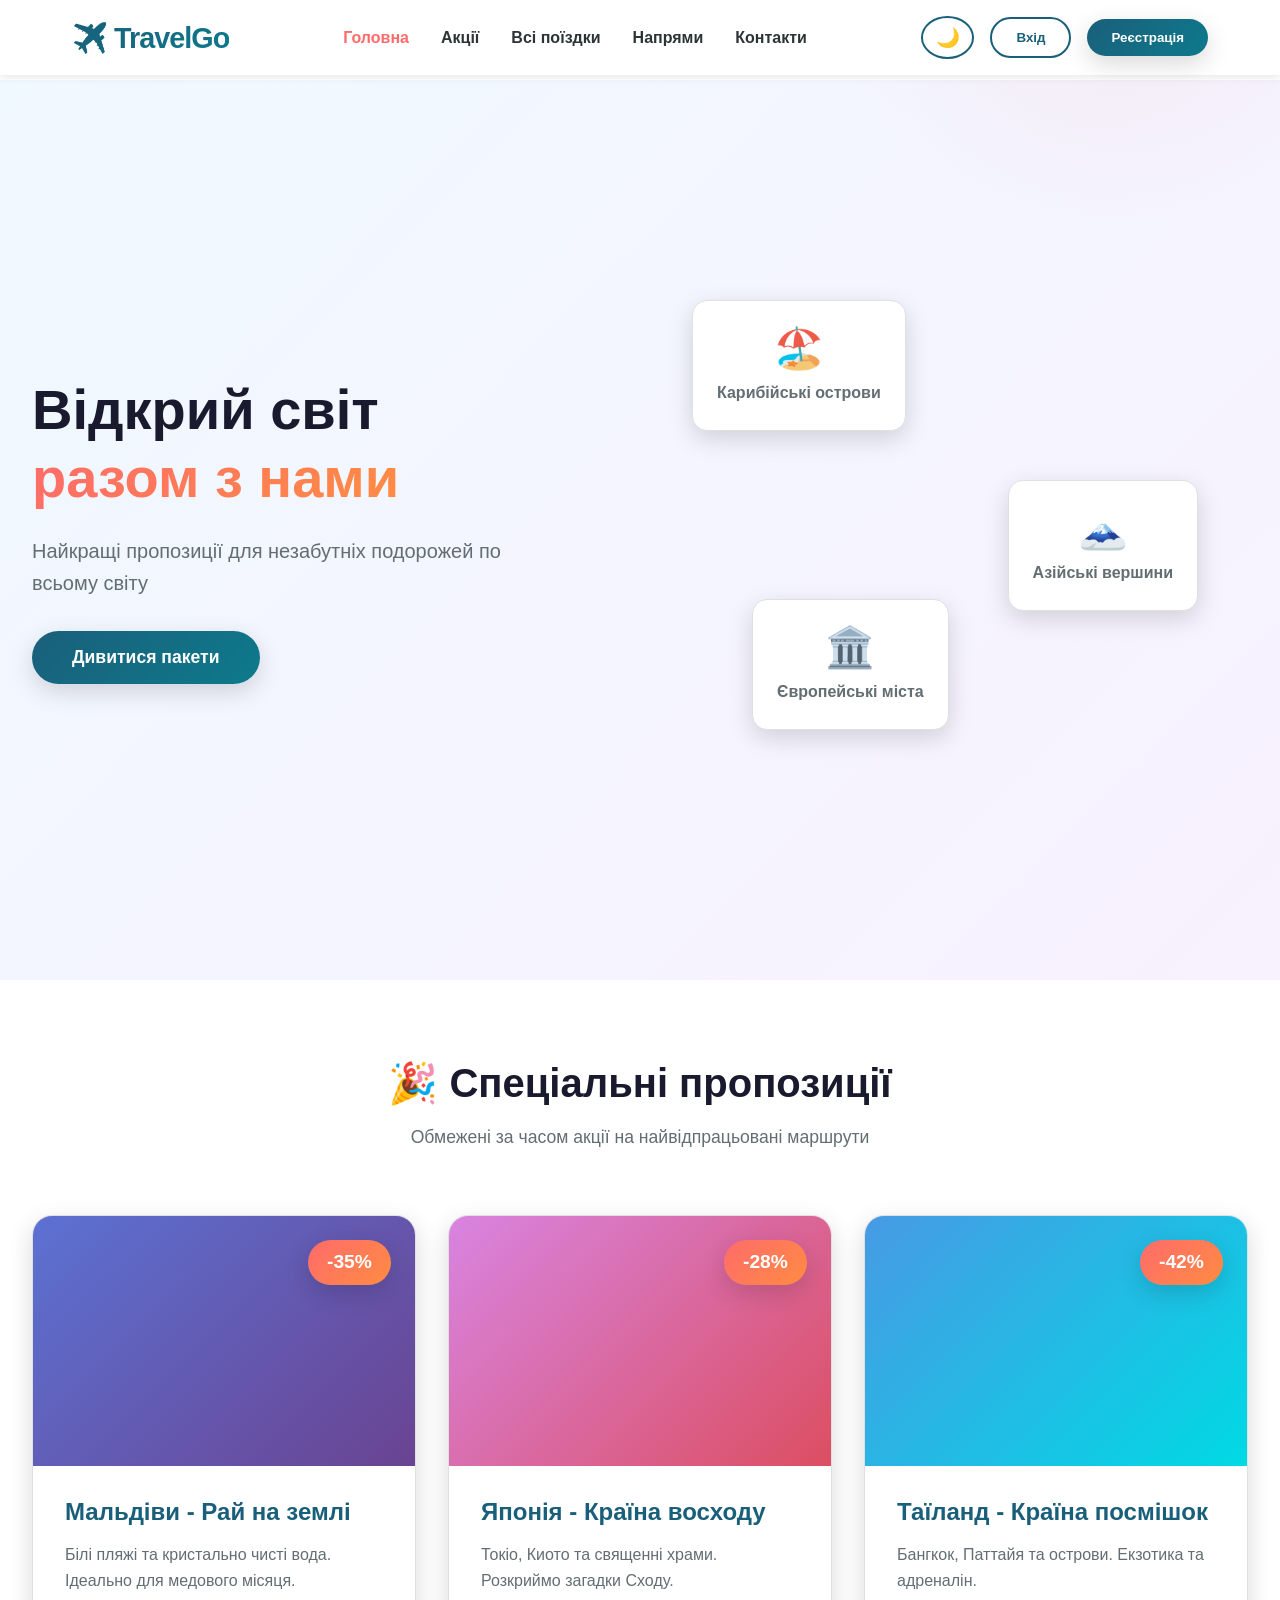
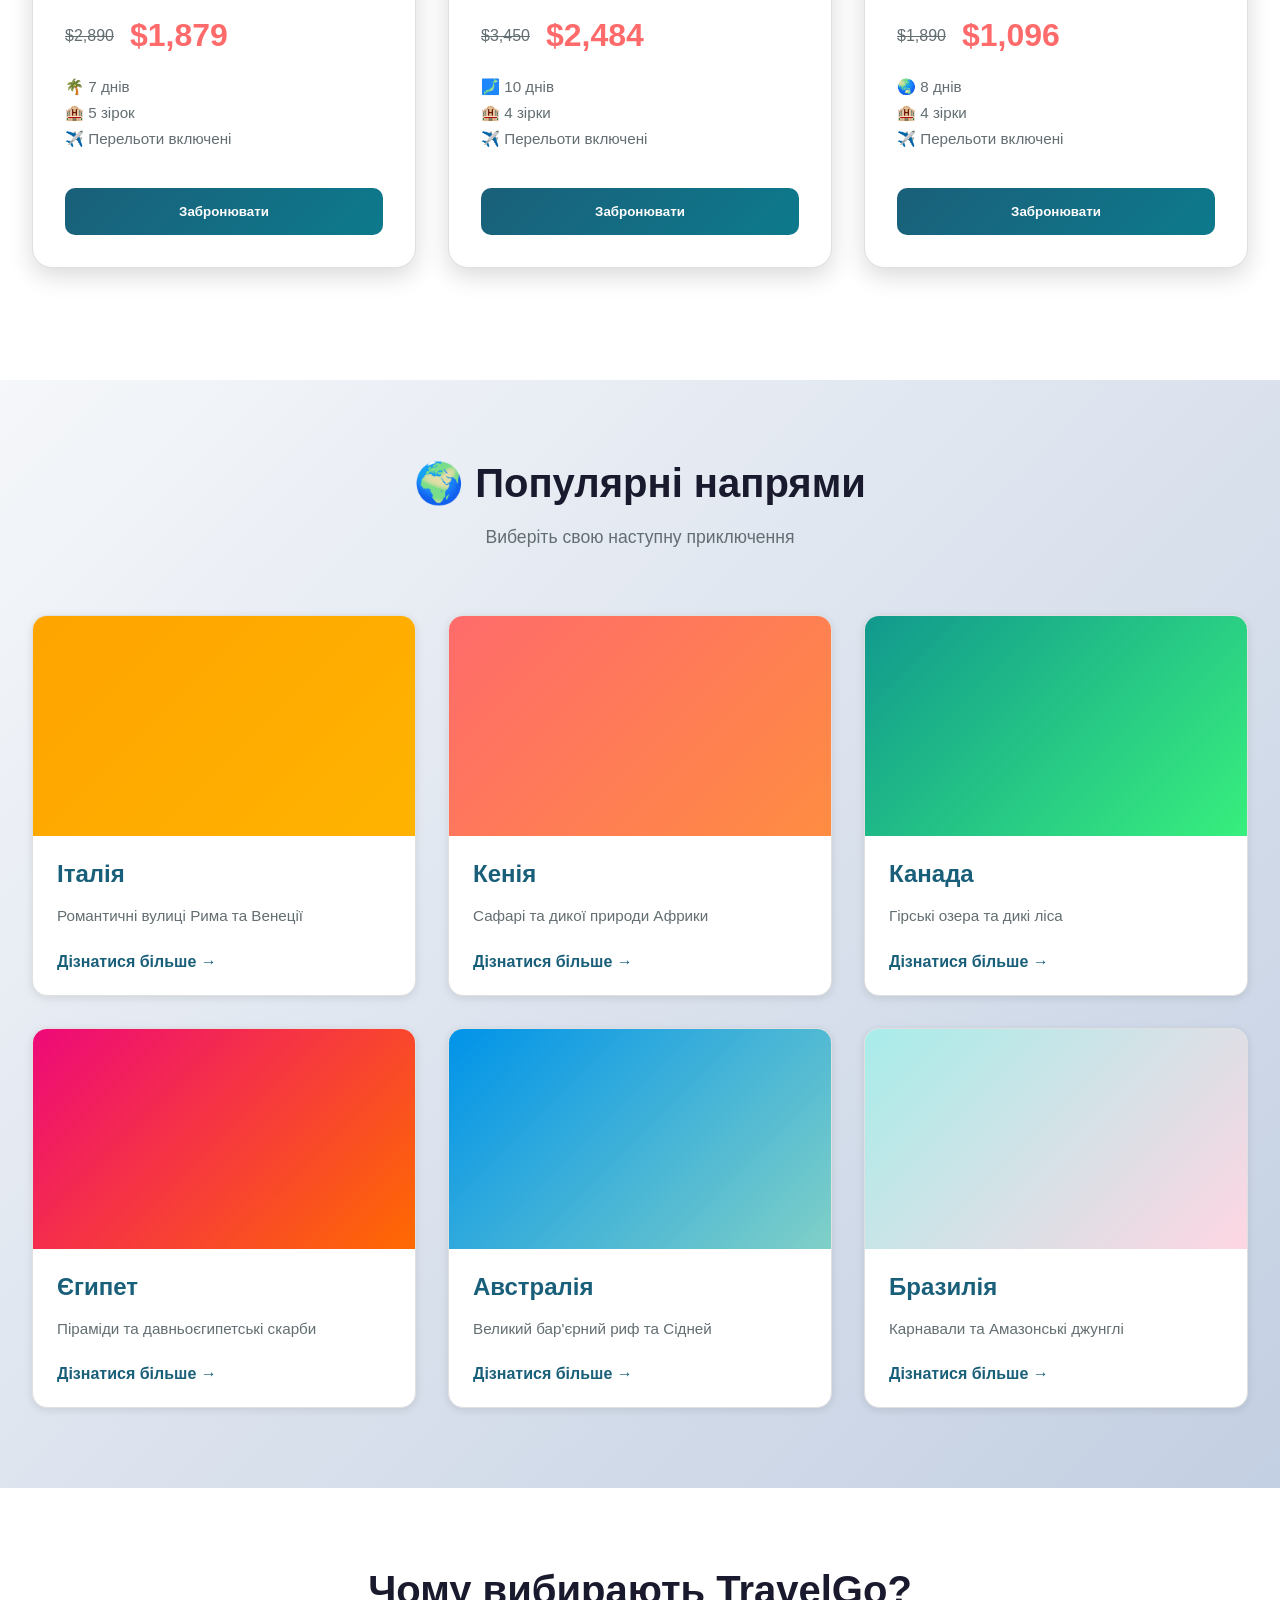
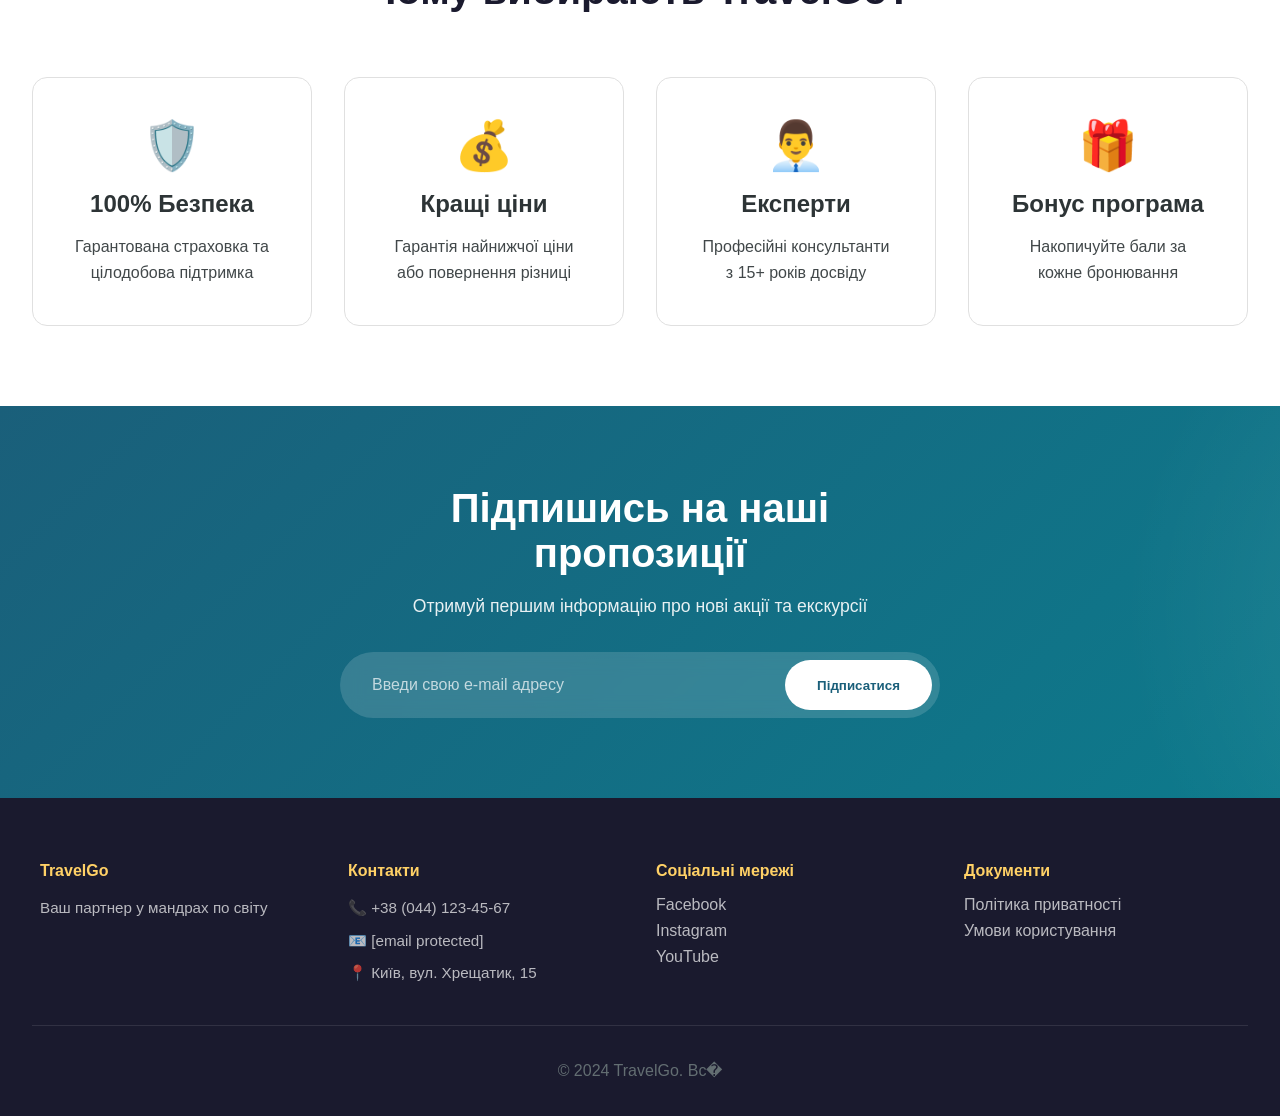
<file: index.html>
<!DOCTYPE html>
<html lang="uk">
<head>
    <meta charset="UTF-8">
    <meta name="viewport" content="width=device-width, initial-scale=1.0">
    <title>TravelGo - Агенція подорожей</title>
    <link rel="stylesheet" href="css/style.css">
    <script src="js/script.js" defer></script>
    <script src="js/booking-helpers.js" defer></script>
</head>
<body>
    <!-- Navigation -->
    <nav class="navbar">
        <div class="nav-container">
            <div class="logo">✈️ TravelGo</div>
            <ul class="nav-menu">
                <li><a href="#home">Головна</a></li>
                <li><a href="#promotions">Акції</a></li>
                <li><a href="trips.html">Всі поїздки</a></li>
                <li><a href="#destinations">Напрями</a></li>
                <li><a href="#contact">Контакти</a></li>
            </ul>
            <div class="nav-actions">
                <button class="theme-toggle" id="themeToggle" title="Змінити тему">
                    <span class="theme-icon">🌙</span>
                </button>
                <button class="accounts-btn hidden" id="accountsBtn" title="Мої облікові записи">🏪</button>
                <button class="login-btn" id="loginBtn">Вхід</button>
                <button class="signup-btn" id="signupBtn">Реєстрація</button>
            </div>
            <div class="hamburger">
                <span></span>
                <span></span>
                <span></span>
            </div>
        </div>
    </nav>

    <!-- Login Modal -->
    <div id="loginModal" class="modal">
        <div class="modal-content">
            <span class="close" id="closeLogin">&times;</span>
            <h2>Вхід до аккаунту</h2>
            <form id="loginForm" class="auth-form">
                <div class="form-group">
                    <label for="loginEmail">Email:</label>
                    <input type="email" id="loginEmail" name="email" required>
                </div>
                <div class="form-group">
                    <label for="loginPassword">Пароль:</label>
                    <input type="password" id="loginPassword" name="password" required>
                </div>
                <div class="form-group checkbox">
                    <input type="checkbox" id="rememberMe" name="remember">
                    <label for="rememberMe">Запам'ятати мене</label>
                </div>
                <button type="submit" class="submit-btn">Увійти</button>
                <p class="form-switch">Немаєте аккаунту? <a href="#" id="switchToSignup">Зареєструйтеся</a></p>
            </form>
        </div>
    </div>

    <!-- Signup Modal -->
    <div id="signupModal" class="modal">
        <div class="modal-content">
            <span class="close" id="closeSignup">&times;</span>
            <h2>Реєстрація нового аккаунту</h2>
            <form id="signupForm" class="auth-form">
                <div class="form-group">
                    <label for="signupName">Ім'я:</label>
                    <input type="text" id="signupName" name="name" required>
                </div>
                <div class="form-group">
                    <label for="signupEmail">Email:</label>
                    <input type="email" id="signupEmail" name="email" required>
                </div>
                <div class="form-group">
                    <label for="signupPassword">Пароль:</label>
                    <input type="password" id="signupPassword" name="password" required>
                </div>
                <div class="form-group">
                    <label for="signupConfirm">Підтвердити пароль:</label>
                    <input type="password" id="signupConfirm" name="confirm" required>
                </div>
                <div class="form-group checkbox">
                    <input type="checkbox" id="agreeTerms" name="terms" required>
                    <label for="agreeTerms">Я погоджуюся з умовами обслуговування</label>
                </div>
                <button type="submit" class="submit-btn">Зареєструватися</button>
                <p class="form-switch">Вже маєте аккаунту? <a href="#" id="switchToLogin">Увійдіть</a></p>
            </form>
        </div>
    </div>

    <!-- User Profile Menu (shown after login) -->
    <div id="userProfile" class="user-profile hidden">
        <div class="profile-menu">
            <div class="profile-header">
                <p id="userNameDisplay"></p>
            </div>
            <ul class="profile-options">
                <li><a href="#" id="myBookings">📅 Мої бронювання</a></li>
                <li><a href="#" id="myProfile">👤 Мій профіль</a></li>
                <li><a href="#" id="settings">⚙️ Налаштування</a></li>
                <li><hr></li>
                <li><a href="#" id="logoutBtn">🚪 Вийти</a></li>
            </ul>
        </div>
    </div>

    <!-- Hero Section -->
    <section id="home" class="hero">
        <div class="hero-content">
            <h1 class="hero-title">Відкрий світ<br><span class="gradient-text">разом з нами</span></h1>
            <p class="hero-subtitle">Найкращі пропозиції для незабутніх подорожей по всьому світу</p>
            <button class="cta-button">Дивитися пакети</button>
        </div>
        <div class="hero-visual">
            <div class="floating-card card-1">
                <span class="destination-emoji">🏖️</span>
                <p>Карибійські острови</p>
            </div>
            <div class="floating-card card-2">
                <span class="destination-emoji">🗻</span>
                <p>Азійські вершини</p>
            </div>
            <div class="floating-card card-3">
                <span class="destination-emoji">🏛️</span>
                <p>Європейські міста</p>
            </div>
        </div>
    </section>

    <!-- Promotions Section -->
    <section id="promotions" class="promotions">
        <div class="section-header">
            <h2>🎉 Спеціальні пропозиції</h2>
            <p>Обмежені за часом акції на найвідпрацьовані маршрути</p>
        </div>

        <div class="promotions-grid">
            <!-- Promo Card 1 -->
            <div class="promo-card">
                <div class="promo-badge">-35%</div>
                <div class="promo-image promo-1"></div>
                <div class="promo-content">
                    <h3>Мальдіви - Рай на землі</h3>
                    <p class="promo-description">Білі пляжі та кристально чисті вода. Ідеально для медового місяця.</p>
                    <div class="price-info">
                        <span class="old-price">$2,890</span>
                        <span class="new-price">$1,879</span>
                    </div>
                    <div class="trip-details">
                        <span>🌴 7 днів</span>
                        <span>🏨 5 зірок</span>
                        <span>✈️ Перельоти включені</span>
                    </div>
                    <button class="book-btn">Забронювати</button>
                </div>
            </div>

            <!-- Promo Card 2 -->
            <div class="promo-card">
                <div class="promo-badge">-28%</div>
                <div class="promo-image promo-2"></div>
                <div class="promo-content">
                    <h3>Японія - Країна восходу</h3>
                    <p class="promo-description">Токіо, Киото та священні храми. Розкриймо загадки Сходу.</p>
                    <div class="price-info">
                        <span class="old-price">$3,450</span>
                        <span class="new-price">$2,484</span>
                    </div>
                    <div class="trip-details">
                        <span>🗾 10 днів</span>
                        <span>🏨 4 зірки</span>
                        <span>✈️ Перельоти включені</span>
                    </div>
                    <button class="book-btn">Забронювати</button>
                </div>
            </div>

            <!-- Promo Card 3 -->
            <div class="promo-card">
                <div class="promo-badge">-42%</div>
                <div class="promo-image promo-3"></div>
                <div class="promo-content">
                    <h3>Таїланд - Країна посмішок</h3>
                    <p class="promo-description">Бангкок, Паттайя та острови. Екзотика та адреналін.</p>
                    <div class="price-info">
                        <span class="old-price">$1,890</span>
                        <span class="new-price">$1,096</span>
                    </div>
                    <div class="trip-details">
                        <span>🌏 8 днів</span>
                        <span>🏨 4 зірки</span>
                        <span>✈️ Перельоти включені</span>
                    </div>
                    <button class="book-btn">Забронювати</button>
                </div>
            </div>
        </div>
    </section>

    <!-- Destinations Section -->
    <section id="destinations" class="destinations">
        <div class="section-header">
            <h2>🌍 Популярні напрями</h2>
            <p>Виберіть свою наступну приключення</p>
        </div>

        <div class="destinations-grid">
            <div class="destination-card">
                <div class="dest-image dest-1"></div>
                <h3>Італія</h3>
                <p>Романтичні вулиці Рима та Венеції</p>
                <a href="trips.html" class="dest-link">Дізнатися більше →</a>
            </div>
            <div class="destination-card">
                <div class="dest-image dest-2"></div>
                <h3>Кенія</h3>
                <p>Сафарі та дикої природи Африки</p>
                <a href="trips.html" class="dest-link">Дізнатися більше →</a>
            </div>
            <div class="destination-card">
                <div class="dest-image dest-3"></div>
                <h3>Канада</h3>
                <p>Гірські озера та дикі ліса</p>
                <a href="trips.html" class="dest-link">Дізнатися більше →</a>
            </div>
            <div class="destination-card">
                <div class="dest-image dest-4"></div>
                <h3>Єгипет</h3>
                <p>Піраміди та давньоєгипетські скарби</p>
                <a href="trips.html" class="dest-link">Дізнатися більше →</a>
            </div>
            <div class="destination-card">
                <div class="dest-image dest-5"></div>
                <h3>Австралія</h3>
                <p>Великий бар'єрний риф та Сідней</p>
                <a href="trips.html" class="dest-link">Дізнатися більше →</a>
            </div>
            
            <div class="destination-card">
                <div class="dest-image dest-6"></div>
                <h3>Бразилія</h3>
                <p>Карнавали та Амазонські джунглі</p>
                <a href="trips.html" class="dest-link">Дізнатися більше →</a>
            </div>
        </div>
    </section>

    <!-- Why Choose Us Section -->
    <section class="why-us">
        <div class="section-header">
            <h2>Чому вибирають TravelGo?</h2>
        </div>
        <div class="features-grid">
            <div class="feature-card">
                <div class="feature-icon">🛡️</div>
                <h3>100% Безпека</h3>
                <p>Гарантована страховка та цілодобова підтримка</p>
            </div>
            <div class="feature-card">
                <div class="feature-icon">💰</div>
                <h3>Кращі ціни</h3>
                <p>Гарантія найнижчої ціни або повернення різниці</p>
            </div>
            <div class="feature-card">
                <div class="feature-icon">👨‍💼</div>
                <h3>Експерти</h3>
                <p>Професійні консультанти з 15+ років досвіду</p>
            </div>
            <div class="feature-card">
                <div class="feature-icon">🎁</div>
                <h3>Бонус програма</h3>
                <p>Накопичуйте бали за кожне бронювання</p>
            </div>
        </div>
    </section>

    <!-- Newsletter Section -->
    <section class="newsletter">
        <div class="newsletter-content">
            <h2>Підпишись на наші пропозиції</h2>
            <p>Отримуй першим інформацію про нові акції та екскурсії</p>
            <form class="newsletter-form">
                <input type="email" placeholder="Введи свою e-mail адресу" required>
                <button type="submit">Підписатися</button>
            </form>
        </div>
    </section>

    <!-- Footer -->
    <footer id="contact" class="footer">
        <div class="footer-content">
            <div class="footer-section">
                <h4>TravelGo</h4>
                <p>Ваш партнер у мандрах по світу</p>
            </div>
            <div class="footer-section">
                <h4>Контакти</h4>
                <p>📞 +38 (044) 123-45-67</p>
                <p>📧 <a href="/cdn-cgi/l/email-protection" class="__cf_email__" data-cfemail="11787f777e5165637067747d767e3f6470">[email&#160;protected]</a></p>
                <p>📍 Київ, вул. Хрещатик, 15</p>
            </div>
            <div class="footer-section">
                <h4>Соціальні мережі</h4>
                <div class="social-links">
                    <a href="#">Facebook</a>
                    <a href="#">Instagram</a>
                    <a href="#">YouTube</a>
                </div>
            </div>
            <div class="footer-section">
                <h4>Документи</h4>
                <div class="footer-links">
                    <a href="#">Політика приватності</a>
                    <a href="#">Умови користування</a>
                </div>
            </div>
        </div>
        <div class="footer-bottom">
            <p>&copy; 2024 TravelGo. Вс�
</file>
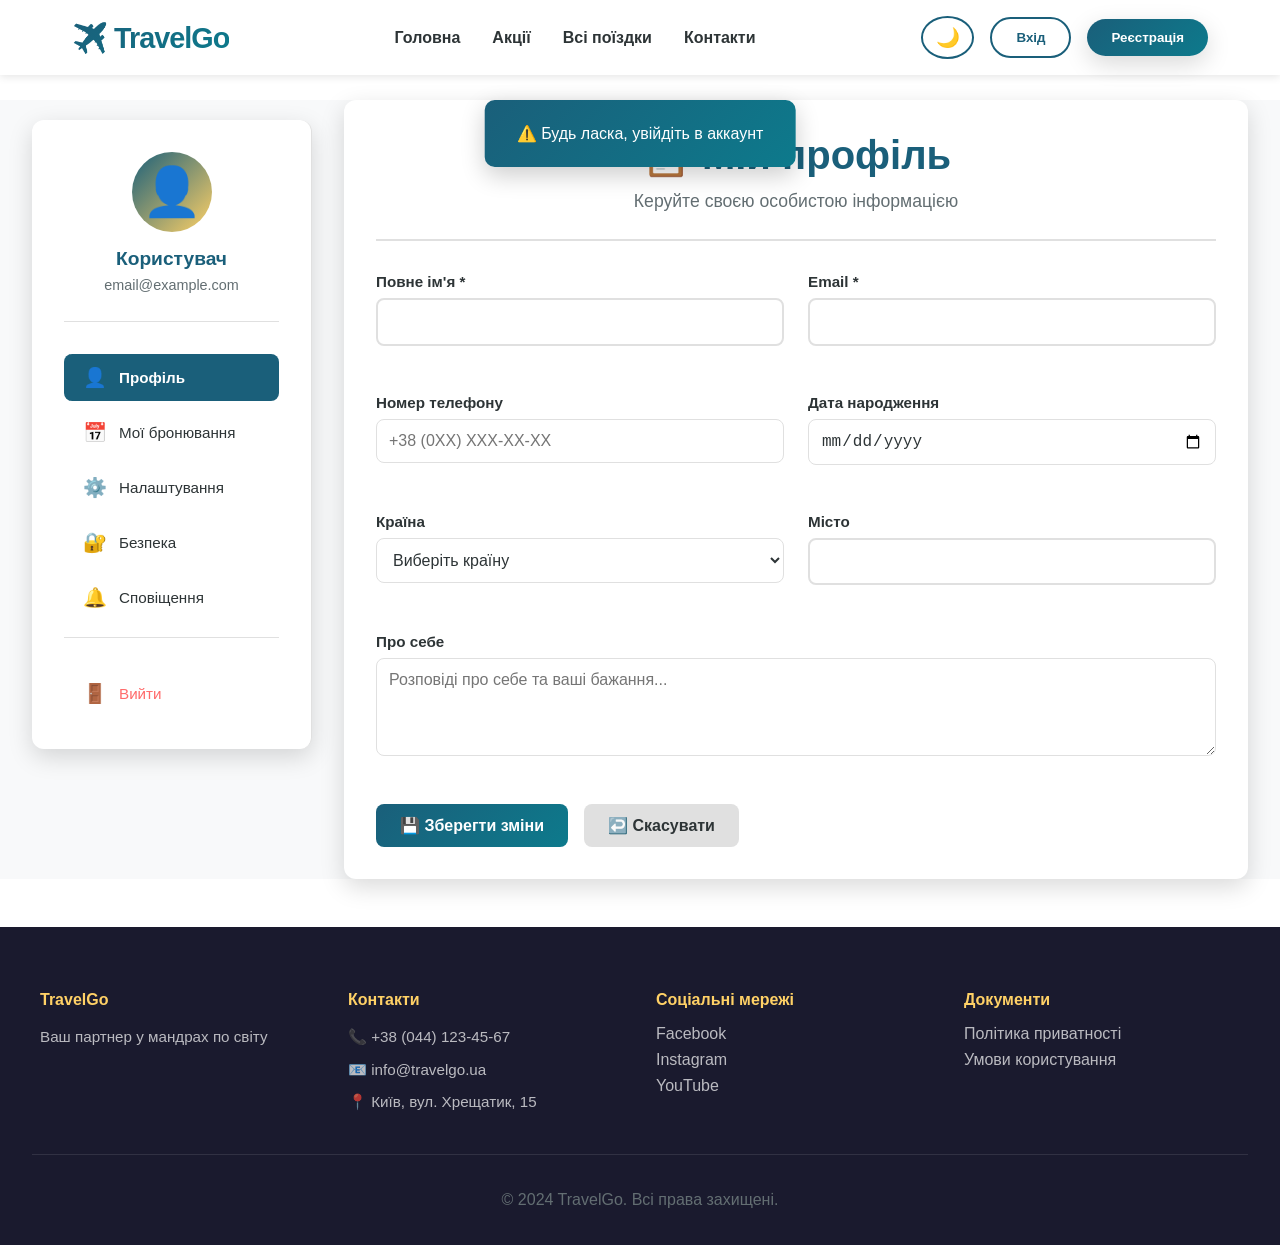
<file: account.html>
<!DOCTYPE html>
<html lang="uk">
<head>
    <meta charset="UTF-8">
    <meta name="viewport" content="width=device-width, initial-scale=1.0">
    <title>Мій Обліковий запис - TravelGo</title>
    <link rel="stylesheet" href="css/style.css">
    <link rel="stylesheet" href="css/account.css">
    <script src="js/script.js" defer></script>
    <script src="js/booking-helpers.js" defer></script>
    <script src="js/account.js" defer></script>
</head>
<body>
    <!-- Navigation -->
    <nav class="navbar">
        <div class="nav-container">
            <div class="logo">✈️ TravelGo</div>
            <ul class="nav-menu">
                <li><a href="index.html#home">Головна</a></li>
                <li><a href="index.html#promotions">Акції</a></li>
                <li><a href="trips.html">Всі поїздки</a></li>
                <li><a href="index.html#contact">Контакти</a></li>
            </ul>
            <div class="nav-actions">
                <button class="theme-toggle" id="themeToggle" title="Змінити тему">
                    <span class="theme-icon">🌙</span>
                </button>
                <button class="accounts-btn hidden" id="accountsBtn" title="Мої облікові записи">🏪</button>
                <button class="login-btn" id="loginBtn">Вхід</button>
                <button class="signup-btn" id="signupBtn">Реєстрація</button>
            </div>
            <div class="hamburger">
                <span></span>
                <span></span>
                <span></span>
            </div>
        </div>
    </nav>

    <!-- Login Modal -->
    <div id="loginModal" class="modal">
        <div class="modal-content">
            <span class="close" id="closeLogin">&times;</span>
            <h2>Вхід до аккаунту</h2>
            <form id="loginForm" class="auth-form">
                <div class="form-group">
                    <label for="loginEmail">Email:</label>
                    <input type="email" id="loginEmail" name="email" required>
                </div>
                <div class="form-group">
                    <label for="loginPassword">Пароль:</label>
                    <input type="password" id="loginPassword" name="password" required>
                </div>
                <div class="form-group checkbox">
                    <input type="checkbox" id="rememberMe" name="remember">
                    <label for="rememberMe">Запам'ятати мене</label>
                </div>
                <button type="submit" class="submit-btn">Увійти</button>
                <p class="form-switch">Немаєте аккаунту? <a href="#" id="switchToSignup">Зареєструйтеся</a></p>
            </form>
        </div>
    </div>

    <!-- Signup Modal -->
    <div id="signupModal" class="modal">
        <div class="modal-content">
            <span class="close" id="closeSignup">&times;</span>
            <h2>Реєстрація нового аккаунту</h2>
            <form id="signupForm" class="auth-form">
                <div class="form-group">
                    <label for="signupName">Ім'я:</label>
                    <input type="text" id="signupName" name="name" required>
                </div>
                <div class="form-group">
                    <label for="signupEmail">Email:</label>
                    <input type="email" id="signupEmail" name="email" required>
                </div>
                <div class="form-group">
                    <label for="signupPassword">Пароль:</label>
                    <input type="password" id="signupPassword" name="password" required>
                </div>
                <div class="form-group">
                    <label for="signupConfirm">Підтвердити пароль:</label>
                    <input type="password" id="signupConfirm" name="confirm" required>
                </div>
                <div class="form-group checkbox">
                    <input type="checkbox" id="agreeTerms" name="terms" required>
                    <label for="agreeTerms">Я погоджуюся з умовами обслуговування</label>
                </div>
                <button type="submit" class="submit-btn">Зареєструватися</button>
                <p class="form-switch">Вже маєте аккаунту? <a href="#" id="switchToLogin">Увійдіть</a></p>
            </form>
        </div>
    </div>

    <!-- User Profile Menu (shown after login) -->
    <div id="userProfile" class="user-profile hidden">
        <div class="profile-menu">
            <div class="profile-header">
                <p id="userNameDisplay"></p>
            </div>
            <ul class="profile-options">
                <li><a href="#" id="myBookings">📅 Мої бронювання</a></li>
                <li><a href="#" id="myProfile">👤 Мій профіль</a></li>
                <li><a href="#" id="settings">⚙️ Налаштування</a></li>
                <li><hr></li>
                <li><a href="#" id="logoutBtn">🚪 Вийти</a></li>
            </ul>
        </div>
    </div>

    <!-- Account Container -->
    <div class="account-container">
        <!-- Sidebar Navigation -->
        <aside class="account-sidebar">
            <div class="account-user-card">
                <div class="user-avatar">👤</div>
                <div class="user-info">
                    <h3 id="sidebarUserName">Користувач</h3>
                    <p id="sidebarUserEmail">email@example.com</p>
                </div>
            </div>

            <nav class="account-menu">
                <a href="#profile" class="menu-item active" data-section="profile">
                    <span class="menu-icon">👤</span> Профіль
                </a>
                <a href="#bookings" class="menu-item" data-section="bookings">
                    <span class="menu-icon">📅</span> Мої бронювання
                </a>
                <a href="#preferences" class="menu-item" data-section="preferences">
                    <span class="menu-icon">⚙️</span> Налаштування
                </a>
                <a href="#security" class="menu-item" data-section="security">
                    <span class="menu-icon">🔐</span> Безпека
                </a>
                <a href="#notifications" class="menu-item" data-section="notifications">
                    <span class="menu-icon">🔔</span> Сповіщення
                </a>
                <hr>
                <a href="#" class="menu-item logout-btn" id="sidebarLogout">
                    <span class="menu-icon">🚪</span> Вийти
                </a>
            </nav>
        </aside>

        <!-- Main Content -->
        <main class="account-content">
            <!-- Profile Section -->
            <section id="profile" class="account-section active">
                <div class="section-header">
                    <h2>📋 Мій профіль</h2>
                    <p>Керуйте своєю особистою інформацією</p>
                </div>

                <form id="profileForm" class="profile-form">
                    <div class="form-row">
                        <div class="form-group">
                            <label for="fullName">Повне ім'я *</label>
                            <input type="text" id="fullName" name="fullName" required>
                        </div>
                        <div class="form-group">
                            <label for="email">Email *</label>
                            <input type="email" id="email" name="email" required>
                        </div>
                    </div>

                    <div class="form-row">
                        <div class="form-group">
                            <label for="phone">Номер телефону</label>
                            <input type="tel" id="phone" name="phone" placeholder="+38 (0XX) XXX-XX-XX">
                        </div>
                        <div class="form-group">
                            <label for="birthDate">Дата народження</label>
                            <input type="date" id="birthDate" name="birthDate">
                        </div>
                    </div>

                    <div class="form-row">
                        <div class="form-group">
                            <label for="country">Країна</label>
                            <select id="country" name="country">
                                <option value="">Виберіть країну</option>
                                <option value="Ukraine">Україна</option>
                                <option value="Poland">Польща</option>
                                <option value="Germany">Німеччина</option>
                                <option value="France">Франція</option>
                                <option value="Italy">Італія</option>
                                <option value="Spain">Іспанія</option>
                                <option value="UK">Великобританія</option>
                                <option value="Other">Інша</option>
                            </select>
                        </div>
                        <div class="form-group">
                            <label for="city">Місто</label>
                            <input type="text" id="city" name="city">
                        </div>
                    </div>

                    <div class="form-group">
                        <label for="bio">Про себе</label>
                        <textarea id="bio" name="bio" rows="4" placeholder="Розповіді про себе та ваші бажання..."></textarea>
                    </div>

                    <div class="form-actions">
                        <button type="submit" class="btn btn-primary">💾 Зберегти зміни</button>
                        <button type="reset" class="btn btn-secondary">↩️ Скасувати</button>
                    </div>
                </form>
            </section>

            <!-- Bookings Section -->
            <section id="bookings" class="account-section">
                <div class="section-header">
                    <h2>📅 Мої бронювання</h2>
                    <p>Переглядайте та керуйте своїми активними and минулими бронюваннями</p>
                </div>

                <div class="bookings-filter">
                    <button class="filter-btn active" data-filter="all">Усі</button>
                    <button class="filter-btn" data-filter="active">Активні</button>
                    <button class="filter-btn" data-filter="past">Завершені</button>
                    <button class="filter-btn" data-filter="cancelled">Скасовані</button>
                </div>

                <div id="bookingsList" class="bookings-list">
                    <div class="no-bookings">
                        <p>📭 У вас поки немає бронювань</p>
                        <a href="index.html#promotions" class="btn btn-primary">Почати бронювання</a>
                    </div>
                </div>
            </section>

            <!-- Preferences Section -->
            <section id="preferences" class="account-section">
                <div class="section-header">
                    <h2>⚙️ Налаштування</h2>
                    <p>Налаштуйте ваш досвід роботи з TravelGo</p>
                </div>

                <form id="preferencesForm" class="preferences-form">
                    <div class="preference-group">
                        <h3>🎨 Внешний вид</h3>
                        <div class="form-group">
                            <label for="theme">Тема:</label>
                            <div class="radio-group">
                                <label class="radio-label">
                                    <input type="radio" name="theme" value="light"> Світла
                                </label>
                                <label class="radio-label">
                                    <input type="radio" name="theme" value="dark"> Темна
                                </label>
                                <label class="radio-label">
                                    <input type="radio" name="theme" value="auto"> Автоматична
                                </label>
                            </div>
                        </div>
                    </div>

                    <div class="preference-group">
                        <h3>🌍 Мова та регіон</h3>
                        <div class="form-row">
                            <div class="form-group">
                                <label for="language">Мова сайту:</label>
                                <select id="language" name="language">
                                    <option value="uk">Українська</option>
                                    <option value="en">English</option>
                                    <option value="pl">Polski</option>
                                    <option value="de">Deutsch</option>
                                </select>
                            </div>
                            <div class="form-group">
                                <label for="currency">Валюта:</label>
                                <select id="currency" name="currency">
                                    <option value="USD">USD ($)</option>
                                    <option value="EUR">EUR (€)</option>
                                    <option value="UAH">UAH (₴)</option>
                                    <option value="PLN">PLN (zł)</option>
                                </select>
                            </div>
                        </div>
                    </div>

                    <div class="preference-group">
                        <h3>🎯 Подорожевані цілі</h3>
                        <div class="checkbox-group">
                            <label class="checkbox-label">
                                <input type="checkbox" name="interests" value="beach"> 🏖️ Пляжні курорти
                            </label>
                            <label class="checkbox-label">
                                <input type="checkbox" name="interests" value="adventure"> 🏔️ Пригоди
                            </label>
                            <label class="checkbox-label">
                                <input type="checkbox" name="interests" value="culture"> 🏛️ Культурні пам'ятки
                            </label>
                            <label class="checkbox-label">
                                <input type="checkbox" name="interests" value="shopping"> 🛍️ Шопінг
                            </label>
                            <label class="checkbox-label">
                                <input type="checkbox" name="interests" value="food"> 🍽️ Кулінарія
                            </label>
                            <label class="checkbox-label">
                                <input type="checkbox" name="interests" value="nightlife"> 🎉 Ночна життя
                            </label>
                        </div>
                    </div>

                    <div class="form-actions">
                        <button type="submit" class="btn btn-primary">💾 Зберегти налаштування</button>
                        <button type="reset" class="btn btn-secondary">↩️ Скасувати</button>
                    </div>
                </form>
            </section>

            <!-- Security Section -->
            <section id="security" class="account-section">
                <div class="section-header">
                    <h2>🔐 Безпека аккаунту</h2>
                    <p>Керуйте паролем та параметрами безпеки</p>
                </div>

                <form id="securityForm" class="security-form">
                    <div class="security-group">
                        <h3>🔑 Змінити пароль</h3>
                        <div class="form-group">
                            <label for="currentPassword">Поточний пароль *</label>
                            <input type="password" id="currentPassword" name="currentPassword">
                        </div>
                        <div class="form-group">
                            <label for="newPassword">Новий пароль *</label>
                            <input type="password" id="newPassword" name="newPassword" placeholder="Мінімум 8 символів">
                        </div>
                        <div class="form-group">
                            <label for="confirmPassword">Підтвердити новий пароль *</label>
                            <input type="password" id="confirmPassword" name="confirmPassword">
                        </div>
                        <button type="button" class="btn btn-primary" id="changePasswordBtn">🔄 Змінити пароль</button>
                    </div>

                    <div class="security-group">
                        <h3>🖥️ Активні сеанси</h3>
                        <div id="sessionsList" class="sessions-list">
                            <div class="session-item">
                                <div class="session-info">
                                    <p class="device-name">💻 Цей пристрій</p>
                                    <p class="session-time">Активний зараз</p>
                                </div>
                                <button type="button" class="btn btn-small">Вихід</button>
                            </div>
                        </div>
                    </div>

                    <div class="security-group">
                        <h3>⚠️ Небезпека</h3>
                        <button type="button" class="btn btn-danger" id="deleteAccountBtn">🗑️ Видалити обліковий запис</button>
                        <p class="danger-text">Ця дія необратима! Весь ваш непрочитаний вміст буде видалено.</p>
                    </div>
                </form>
            </section>

            <!-- Notifications Section -->
            <section id="notifications" class="account-section">
                <div class="section-header">
                    <h2>🔔 Сповіщення</h2>
                    <p>Виберіть, які сповіщення ви хочете отримувати</p>
                </div>

                <form id="notificationsForm" class="notifications-form">
                    <div class="notification-group">
                        <h3>📧 Email сповіщення</h3>
                        <div class="toggle-item">
                            <div class="toggle-info">
                                <p class="toggle-title">Спеціальні пропозиції та акції</p>
                                <p class="toggle-desc">Отримуйте інформацію про нові акції та спеціальні пропозиції</p>
                            </div>
                            <label class="toggle-switch">
                                <input type="checkbox" name="offers">
                                <span class="slider"></span>
                            </label>
                        </div>

                        <div class="toggle-item">
                            <div class="toggle-info">
                                <p class="toggle-title">Оновлення про мої бронювання</p>
                                <p class="toggle-desc">Сповіщення про зміни та оновлення ваших бронювань</p>
                            </div>
                            <label class="toggle-switch">
                                <input type="checkbox" name="bookingUpdates">
                                <span class="slider"></span>
                            </label>
                        </div>

                        <div class="toggle-item">
                            <div class="toggle-info">
                                <p class="toggle-title">Новини та статті блогу</p>
                                <p class="toggle-desc">Статті про подорожі та поради від наших експертів</p>
                            </div>
                            <label class="toggle-switch">
                                <input type="checkbox" name="newsletter">
                                <span class="slider"></span>
                            </label>
                        </div>
                    </div>

                    <div class="notification-group">
                        <h3>🔔 Push-сповіщення</h3>
                        <div class="toggle-item">
                            <div class="toggle-info">
                                <p class="toggle-title">Критичні оновлення</p>
                                <p class="toggle-desc">Важливі сповіщення про ваш аккаунт та бронювання</p>
                            </div>
                            <label class="toggle-switch">
                                <input type="checkbox" name="criticalNotifications">
                                <span class="slider"></span>
                            </label>
                        </div>

                        <div class="toggle-item">
                            <div class="toggle-info">
                                <p class="toggle-title">Нові пропозиції поблизу вас</p>
                                <p class="toggle-desc">Отримуйте сповіщення про гарячі пропозиції в вашому регіоні</p>
                            </div>
                            <label class="toggle-switch">
                                <input type="checkbox" name="nearbyOffers">
                                <span class="slider"></span>
                            </label>
                        </div>
                    </div>

                    <div class="form-actions">
                        <button type="submit" class="btn btn-primary">💾 Зберегти налаштування</button>
                        <button type="reset" class="btn btn-secondary">↩️ Скасувати</button>
                    </div>
                </form>
            </section>

        </main>
    </div>

    <!-- Footer -->
    <footer class="footer">
        <div class="footer-content">
            <div class="footer-section">
                <h4>TravelGo</h4>
                <p>Ваш партнер у мандрах по світу</p>
            </div>
            <div class="footer-section">
                <h4>Контакти</h4>
                <p>📞 +38 (044) 123-45-67</p>
                <p>📧 info@travelgo.ua</p>
                <p>📍 Київ, вул. Хрещатик, 15</p>
            </div>
            <div class="footer-section">
                <h4>Соціальні мережі</h4>
                <div class="social-links">
                    <a href="#">Facebook</a>
                    <a href="#">Instagram</a>
                    <a href="#">YouTube</a>
                </div>
            </div>
            <div class="footer-section">
                <h4>Документи</h4>
                <div class="footer-links">
                    <a href="#">Політика приватності</a>
                    <a href="#">Умови користування</a>
                </div>
            </div>
        </div>
        <div class="footer-bottom">
            <p>&copy; 2024 TravelGo. Всі права захищені.</p>
        </div>
    </footer>
</body>
</html>
</file>
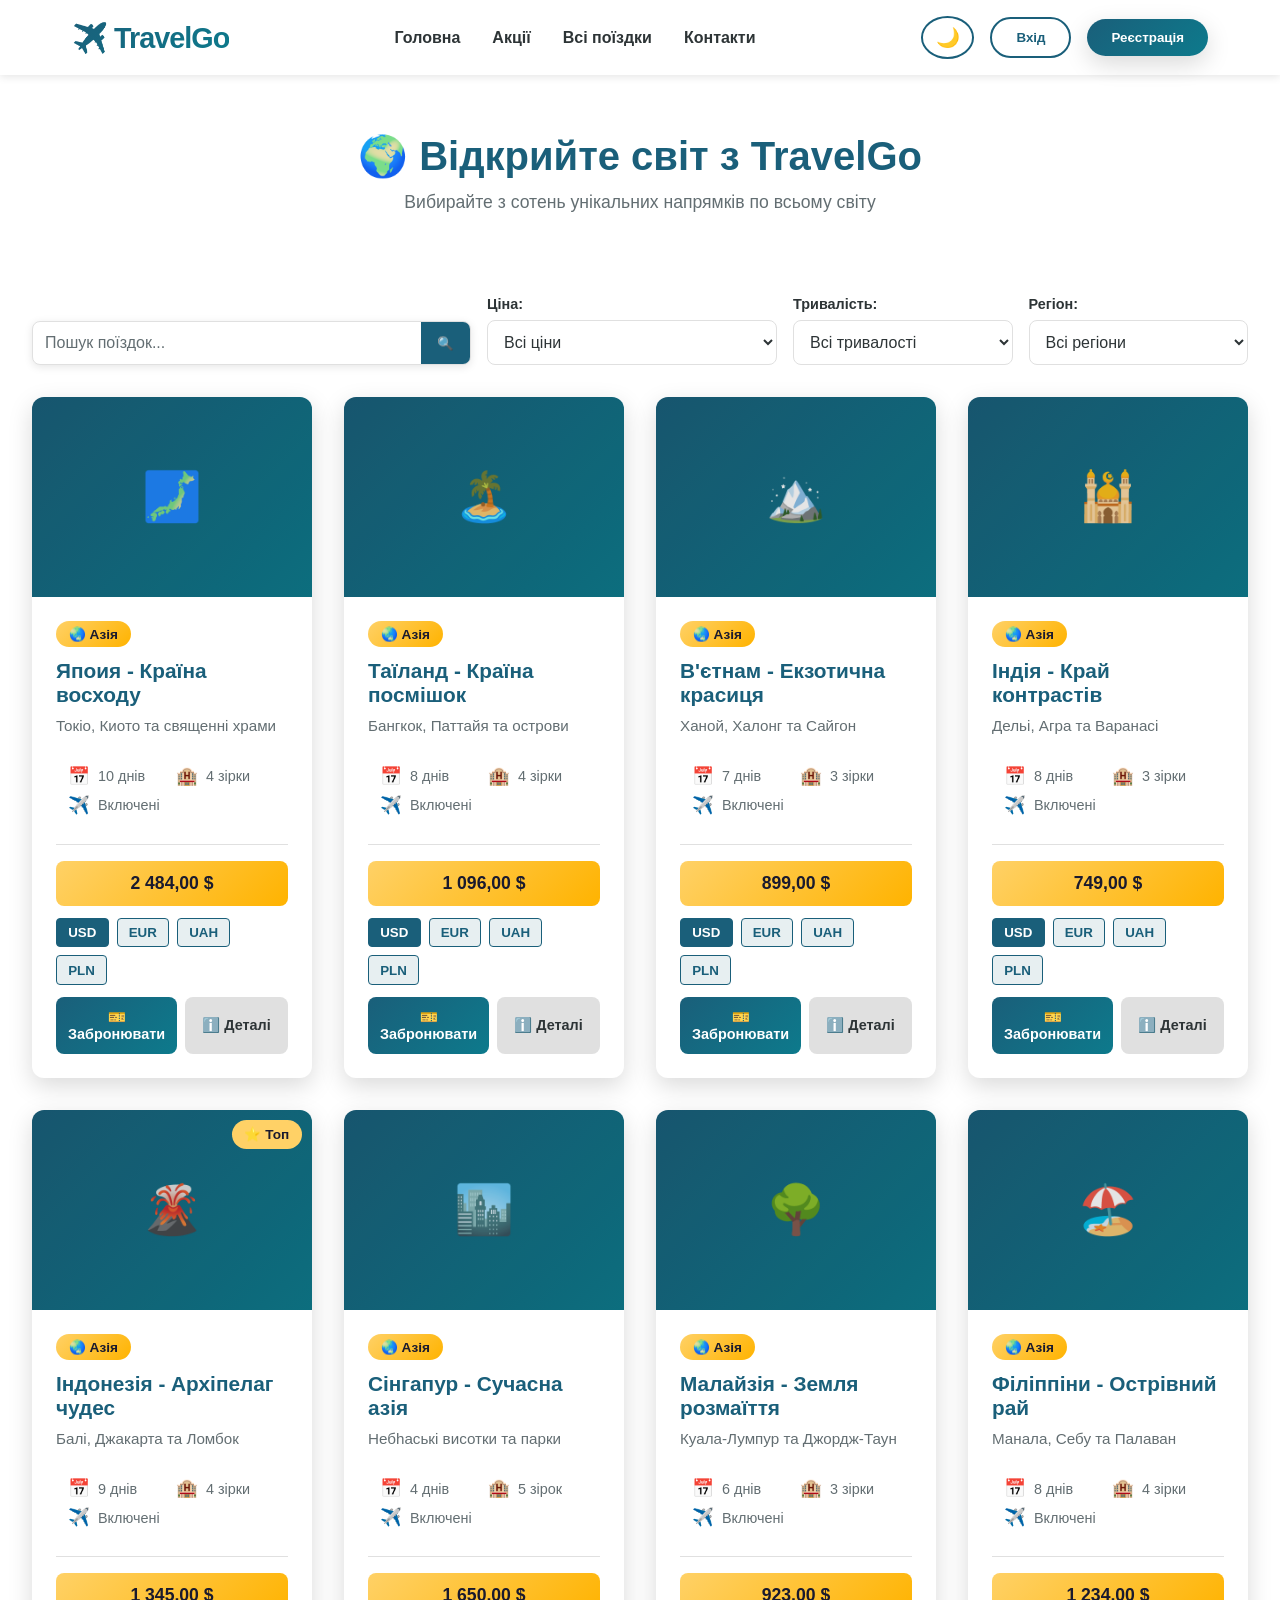
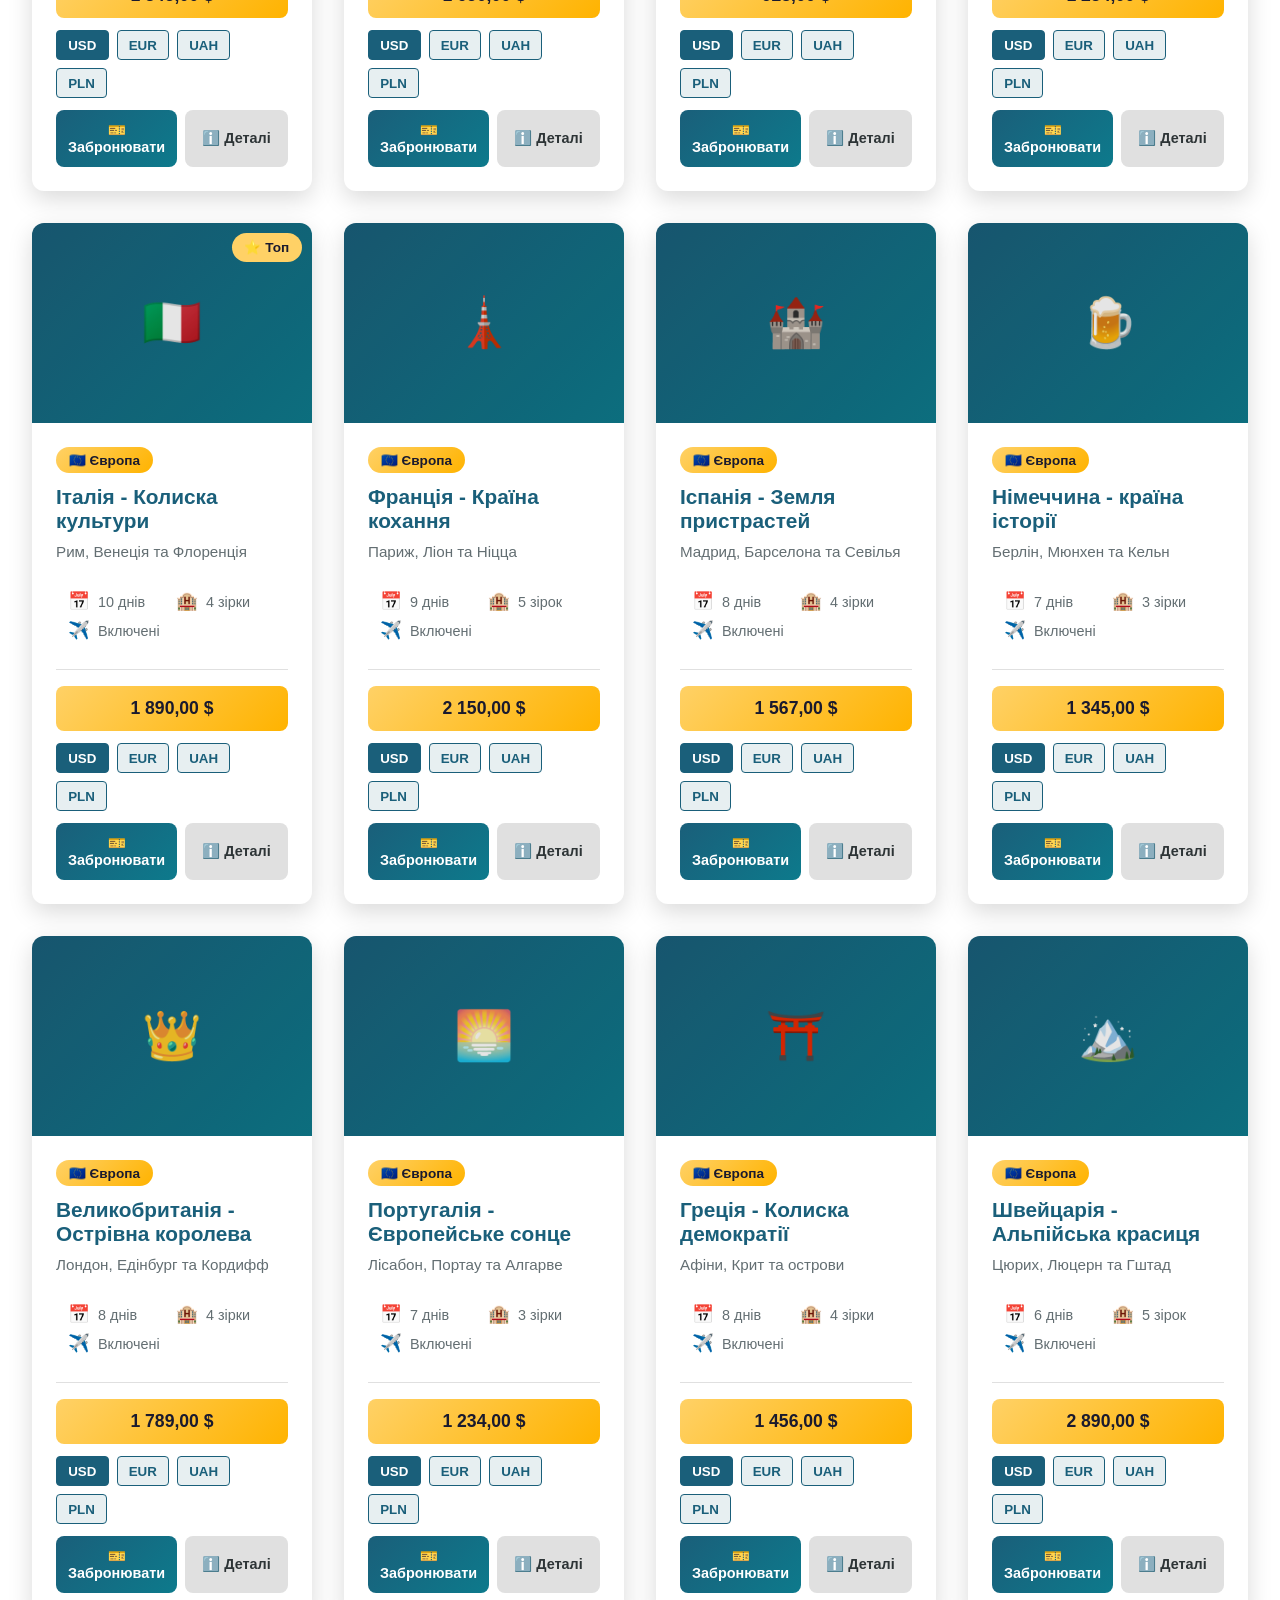
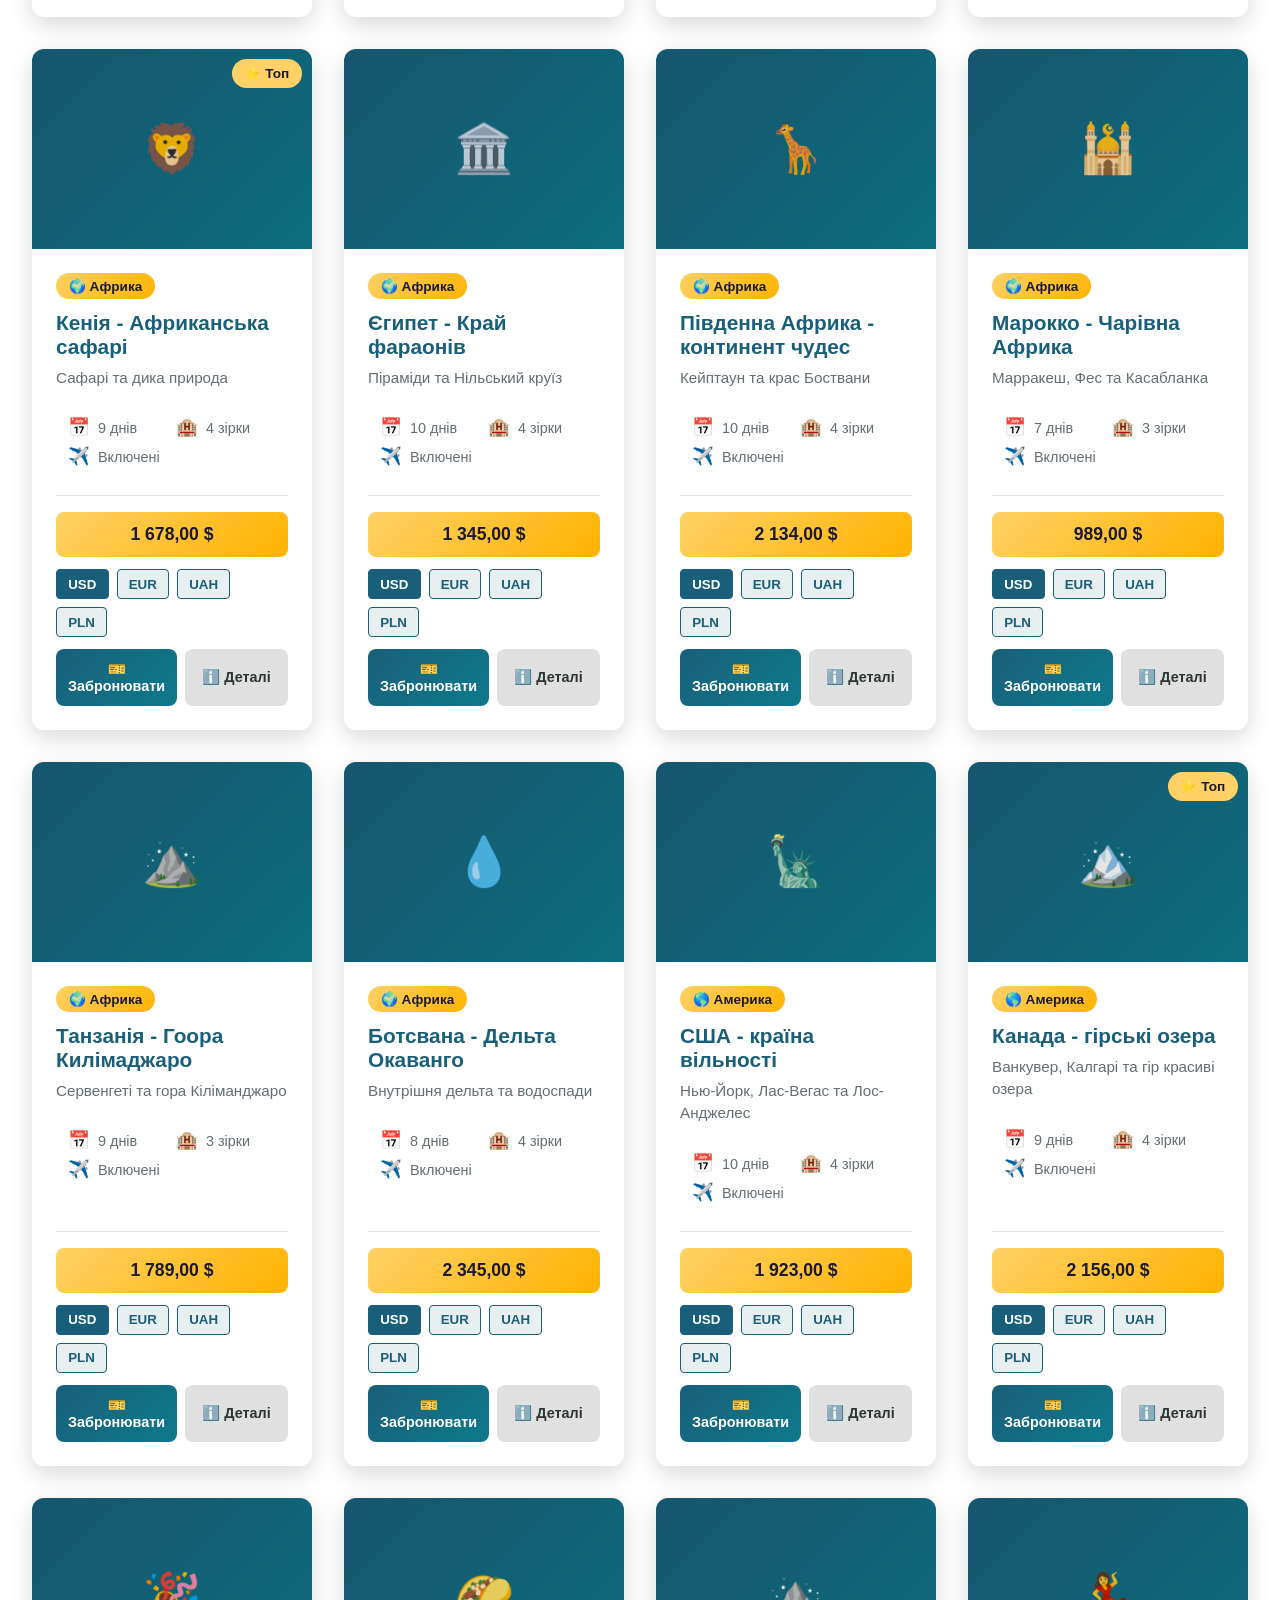
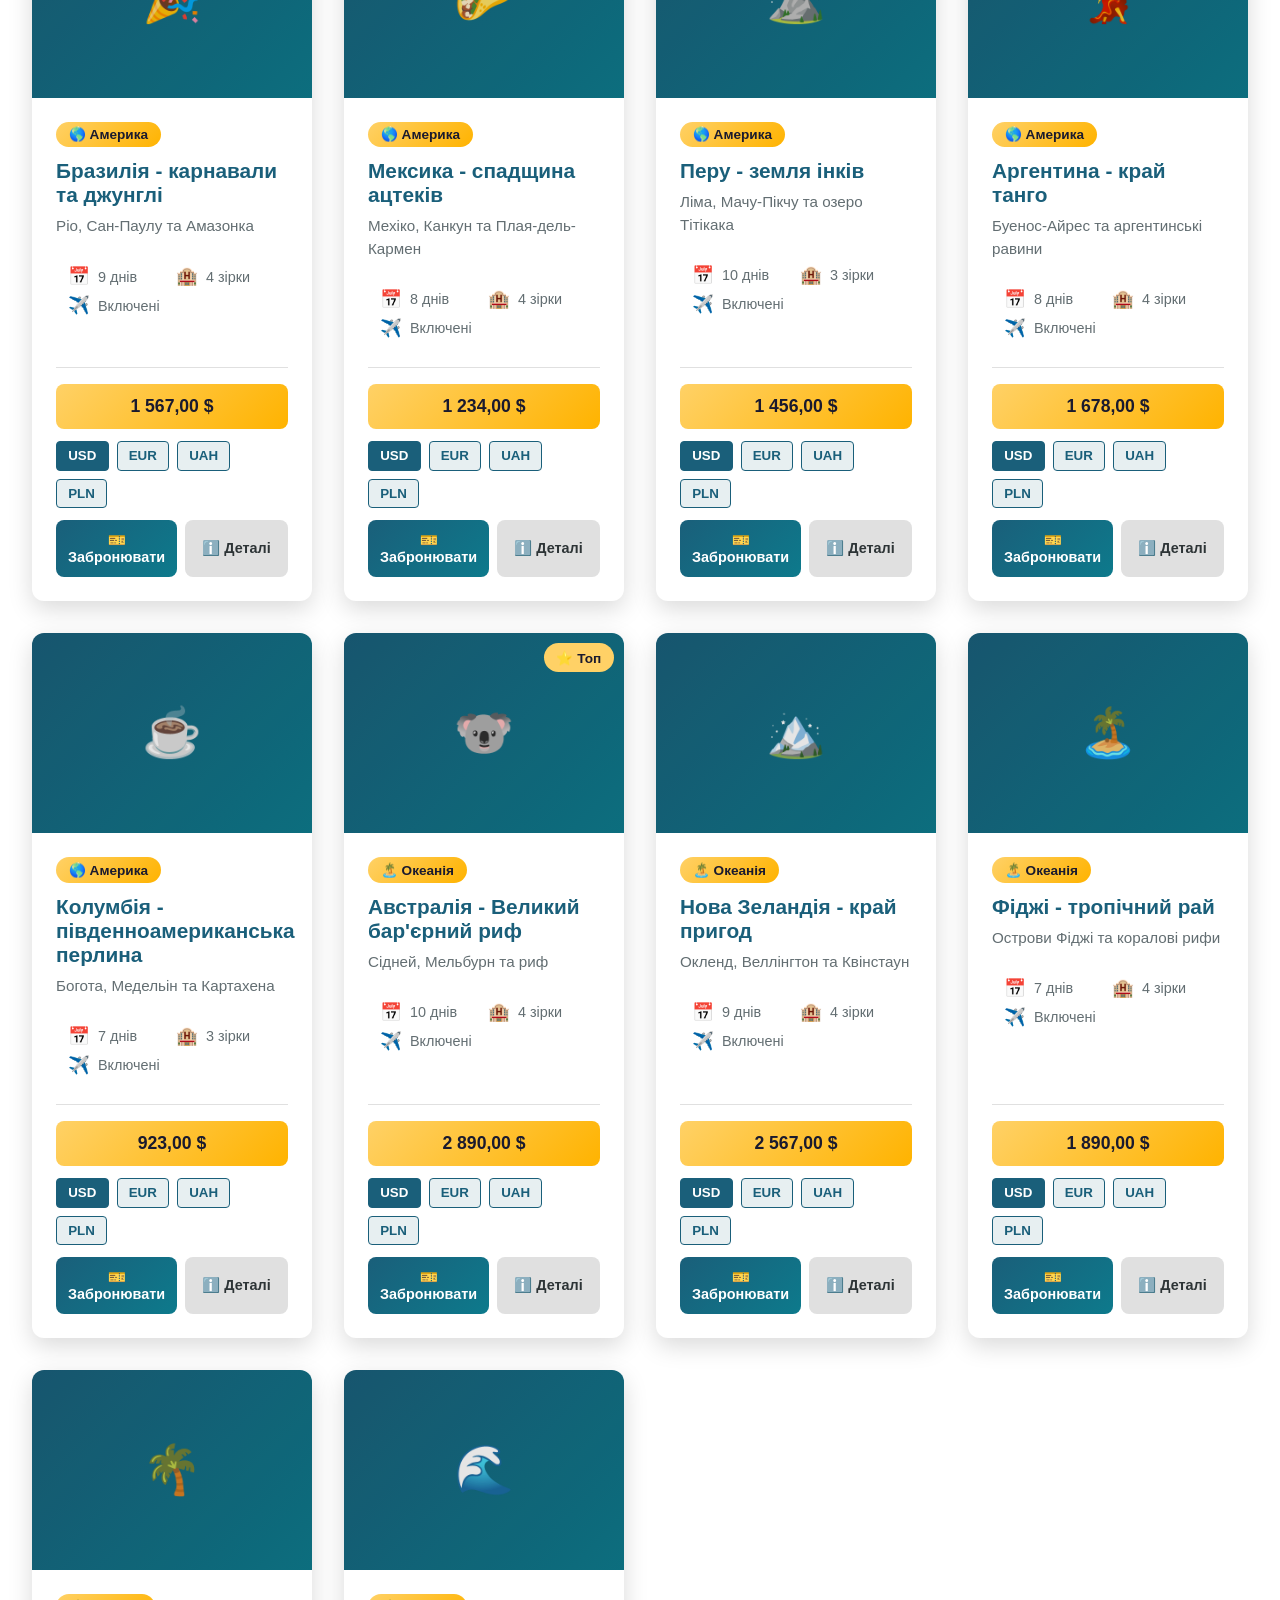
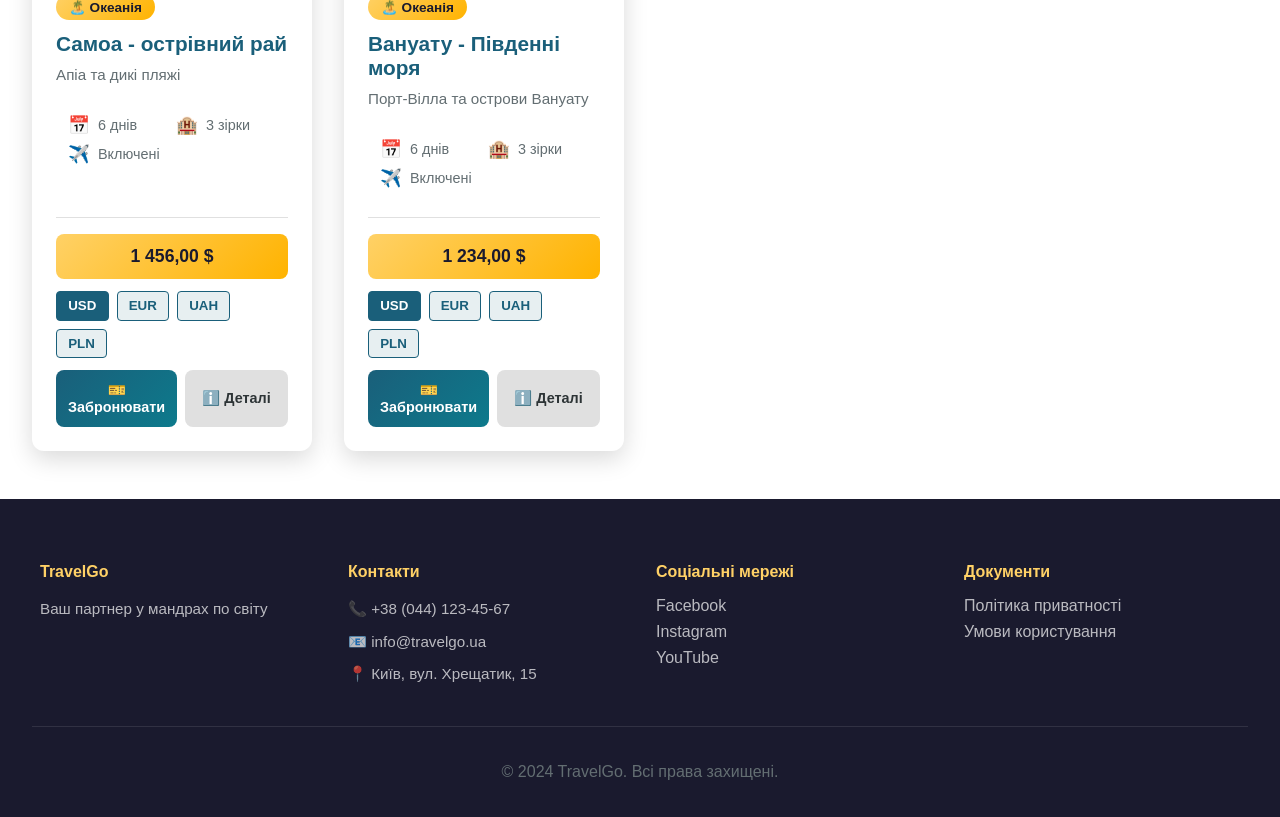
<file: trips.html>
<!DOCTYPE html>
<html lang="uk">
<head>
    <meta charset="UTF-8">
    <meta name="viewport" content="width=device-width, initial-scale=1.0">
    <title>Всі поїздки - TravelGo</title>
    <link rel="stylesheet" href="css/style.css">
    <link rel="stylesheet" href="css/trips.css">
    <script src="js/script.js" defer></script>
    <script src="js/booking-helpers.js" defer></script>
    <script src="js/trips.js" defer></script>
</head>
<body>
    <!-- Navigation -->
    <nav class="navbar">
        <div class="nav-container">
            <div class="logo">✈️ TravelGo</div>
            <ul class="nav-menu">
                <li><a href="index.html#home">Головна</a></li>
                <li><a href="index.html#promotions">Акції</a></li>
                <li><a href="trips.html">Всі поїздки</a></li>
                <li><a href="index.html#contact">Контакти</a></li>
            </ul>
            <div class="nav-actions">
                <button class="theme-toggle" id="themeToggle" title="Змінити тему">
                    <span class="theme-icon">🌙</span>
                </button>
                <button class="accounts-btn hidden" id="accountsBtn" title="Мої облікові записи">🏪</button>
                <button class="login-btn" id="loginBtn">Вхід</button>
                <button class="signup-btn" id="signupBtn">Реєстрація</button>
            </div>
            <div class="hamburger">
                <span></span>
                <span></span>
                <span></span>
            </div>
        </div>
    </nav>

    <!-- Login Modal -->
    <div id="loginModal" class="modal">
        <div class="modal-content">
            <span class="close" id="closeLogin">&times;</span>
            <h2>Вхід до аккаунту</h2>
            <form id="loginForm" class="auth-form">
                <div class="form-group">
                    <label for="loginEmail">Email:</label>
                    <input type="email" id="loginEmail" name="email" required>
                </div>
                <div class="form-group">
                    <label for="loginPassword">Пароль:</label>
                    <input type="password" id="loginPassword" name="password" required>
                </div>
                <div class="form-group checkbox">
                    <input type="checkbox" id="rememberMe" name="remember">
                    <label for="rememberMe">Запам'ятати мене</label>
                </div>
                <button type="submit" class="submit-btn">Увійти</button>
                <p class="form-switch">Немаєте аккаунту? <a href="#" id="switchToSignup">Зареєструйтеся</a></p>
            </form>
        </div>
    </div>

    <!-- Signup Modal -->
    <div id="signupModal" class="modal">
        <div class="modal-content">
            <span class="close" id="closeSignup">&times;</span>
            <h2>Реєстрація нового аккаунту</h2>
            <form id="signupForm" class="auth-form">
                <div class="form-group">
                    <label for="signupName">Ім'я:</label>
                    <input type="text" id="signupName" name="name" required>
                </div>
                <div class="form-group">
                    <label for="signupEmail">Email:</label>
                    <input type="email" id="signupEmail" name="email" required>
                </div>
                <div class="form-group">
                    <label for="signupPassword">Пароль:</label>
                    <input type="password" id="signupPassword" name="password" required>
                </div>
                <div class="form-group">
                    <label for="signupConfirm">Підтвердити пароль:</label>
                    <input type="password" id="signupConfirm" name="confirm" required>
                </div>
                <div class="form-group checkbox">
                    <input type="checkbox" id="agreeTerms" name="terms" required>
                    <label for="agreeTerms">Я погоджуюся з умовами обслуговування</label>
                </div>
                <button type="submit" class="submit-btn">Зареєструватися</button>
                <p class="form-switch">Вже маєте аккаунту? <a href="#" id="switchToLogin">Увійдіть</a></p>
            </form>
        </div>
    </div>

    <!-- User Profile Menu (shown after login) -->
    <div id="userProfile" class="user-profile hidden">
        <div class="profile-menu">
            <div class="profile-header">
                <p id="userNameDisplay"></p>
            </div>
            <ul class="profile-options">
                <li><a href="#" id="myBookings">📅 Мої бронювання</a></li>
                <li><a href="#" id="myProfile">👤 Мій профіль</a></li>
                <li><a href="#" id="settings">⚙️ Налаштування</a></li>
                <li><hr></li>
                <li><a href="#" id="logoutBtn">🚪 Вийти</a></li>
            </ul>
        </div>
    </div>

    <!-- Trips Container -->
    <div class="trips-container">
        <!-- Header -->
        <div class="trips-header">
            <h1>🌍 Відкрийте світ з TravelGo</h1>
            <p>Вибирайте з сотень унікальних напрямків по всьому світу</p>
        </div>

        <!-- Filters & Search -->
        <div class="trips-controls">
            <div class="search-box">
                <input type="text" id="searchInput" placeholder="Пошук поїздок..." class="search-input">
                <button class="search-btn">🔍</button>
            </div>
            
            <div class="filter-group">
                <label for="priceFilter">Ціна:</label>
                <select id="priceFilter" class="filter-select">
                    <option value="">Всі ціни</option>
                    <option value="budget">Бюджетні (< $1000)</option>
                    <option value="midrange">Середньої вартості ($1000-3000)</option>
                    <option value="luxury">Люкс (> $3000)</option>
                </select>
            </div>

            <div class="filter-group">
                <label for="durationFilter">Тривалість:</label>
                <select id="durationFilter" class="filter-select">
                    <option value="">Всі тривалості</option>
                    <option value="short">Коротке (1-3 дні)</option>
                    <option value="medium">Середнє (4-7 днів)</option>
                    <option value="long">Довге (8+ днів)</option>
                </select>
            </div>

            <div class="filter-group">
                <label for="regionFilter">Регіон:</label>
                <select id="regionFilter" class="filter-select">
                    <option value="">Всі регіони</option>
                    <option value="asia">Азія</option>
                    <option value="europe">Європа</option>
                    <option value="africa">Африка</option>
                    <option value="americas">Америка</option>
                    <option value="oceania">Океанія</option>
                </select>
            </div>
        </div>

        <!-- Trips Grid -->
        <div id="tripsGrid" class="trips-grid">
            <!-- Trip cards will be loaded here -->
        </div>
    </div>

    <!-- Footer -->
    <footer class="footer">
        <div class="footer-content">
            <div class="footer-section">
                <h4>TravelGo</h4>
                <p>Ваш партнер у мандрах по світу</p>
            </div>
            <div class="footer-section">
                <h4>Контакти</h4>
                <p>📞 +38 (044) 123-45-67</p>
                <p>📧 info@travelgo.ua</p>
                <p>📍 Київ, вул. Хрещатик, 15</p>
            </div>
            <div class="footer-section">
                <h4>Соціальні мережі</h4>
                <div class="social-links">
                    <a href="#">Facebook</a>
                    <a href="#">Instagram</a>
                    <a href="#">YouTube</a>
                </div>
            </div>
            <div class="footer-section">
                <h4>Документи</h4>
                <div class="footer-links">
                    <a href="#">Політика приватності</a>
                    <a href="#">Умови користування</a>
                </div>
            </div>
        </div>
        <div class="footer-bottom">
            <p>&copy; 2024 TravelGo. Всі права захищені.</p>
        </div>
    </footer>
</body>
</html>
</file>
<file: css/style.css>
/* Root CSS Variables */
:root {
    --primary-color: #1a5f7a;
    --secondary-color: #ff6b6b;
    --accent-color: #ffd166;
    --dark-color: #1a1a2e;
    --light-color: #f8f9fa;
    --text-primary: #2d3436;
    --text-secondary: #636e72;
    --bg-color: #ffffff;
    --card-bg: #ffffff;
    --border-color: #e0e0e0;
    --gradient-primary: linear-gradient(135deg, #1a5f7a 0%, #0d7a8c 100%);
    --gradient-accent: linear-gradient(135deg, #ff6b6b 0%, #ff8c42 100%);
    --shadow-sm: 0 2px 8px rgba(0, 0, 0, 0.1);
    --shadow-md: 0 8px 24px rgba(0, 0, 0, 0.15);
    --shadow-lg: 0 16px 40px rgba(0, 0, 0, 0.2);
}

/* Dark Theme Variables */
body.dark-theme {
    --dark-color: #e0e0e0;
    --light-color: #1a1a2e;
    --text-primary: #e0e0e0;
    --text-secondary: #b0b0b0;
    --bg-color: #0f0f1e;
    --card-bg: #1a1a2e;
    --border-color: #333333;
    --shadow-sm: 0 2px 8px rgba(0, 0, 0, 0.3);
    --shadow-md: 0 8px 24px rgba(0, 0, 0, 0.4);
    --shadow-lg: 0 16px 40px rgba(0, 0, 0, 0.5);
}

/* Global Styles */
* {
    margin: 0;
    padding: 0;
    box-sizing: border-box;
}

html {
    scroll-behavior: smooth;
}

body {
    font-family: 'Segoe UI', Tahoma, Geneva, Verdana, sans-serif;
    color: var(--text-primary);
    background-color: var(--bg-color);
    overflow-x: hidden;
    transition: background-color 0.3s ease, color 0.3s ease;
}

/* Typography */
h1, h2, h3, h4, h5, h6 {
    font-weight: 700;
    margin-bottom: 1rem;
}

h1 {
    font-size: 3.5rem;
    line-height: 1.2;
}

h2 {
    font-size: 2.5rem;
    color: var(--dark-color);
}

h3 {
    font-size: 1.5rem;
    color: var(--primary-color);
}

p {
    line-height: 1.6;
    color: var(--text-secondary);
}

a {
    text-decoration: none;
    color: inherit;
    transition: all 0.3s ease;
}

/* Navigation */
.navbar {
    position: fixed;
    top: 0;
    width: 100%;
    background: rgba(255, 255, 255, 0.98);
    backdrop-filter: blur(10px);
    z-index: 1000;
    box-shadow: var(--shadow-sm);
    transition: background-color 0.3s ease;
}

body.dark-theme .navbar {
    background: rgba(26, 26, 46, 0.98);
}

.nav-container {
    max-width: 1200px;
    margin: 0 auto;
    padding: 1rem 2rem;
    display: flex;
    justify-content: space-between;
    align-items: center;
}

.logo {
    font-size: 1.8rem;
    font-weight: 800;
    background: var(--gradient-primary);
    -webkit-background-clip: text;
    -webkit-text-fill-color: transparent;
    background-clip: text;
    letter-spacing: -1px;
    cursor: pointer;
}

.nav-menu {
    display: flex;
    list-style: none;
    gap: 2rem;
}

.nav-menu a {
    font-weight: 600;
    color: var(--text-primary);
    position: relative;
}

.nav-menu a::after {
    content: '';
    position: absolute;
    bottom: -5px;
    left: 0;
    width: 0;
    height: 2px;
    background: var(--gradient-accent);
    transition: width 0.3s ease;
}

.nav-menu a:hover::after {
    width: 100%;
}

/* Nav Actions */
.nav-actions {
    display: flex;
    align-items: center;
    gap: 1rem;
}

.theme-toggle {
    background: none;
    border: 2px solid var(--primary-color);
    padding: 0.5rem 0.8rem;
    border-radius: 50%;
    cursor: pointer;
    font-size: 1.2rem;
    transition: all 0.3s ease;
    display: flex;
    align-items: center;
    justify-content: center;
}

.theme-toggle:hover {
    background: var(--primary-color);
    transform: scale(1.1) rotate(20deg);
}

.accounts-btn {
    background: none;
    border: 2px solid var(--accent-color);
    padding: 0.5rem 0.8rem;
    border-radius: 50%;
    cursor: pointer;
    font-size: 1.2rem;
    transition: all 0.3s ease;
    display: flex;
    align-items: center;
    justify-content: center;
}

.accounts-btn:hover {
    background: var(--accent-color);
    color: var(--dark-color);
    transform: scale(1.1);
}

.accounts-btn.hidden {
    display: none !important;
}

.login-btn {
    padding: 0.7rem 1.5rem;
    background: transparent;
    border: 2px solid var(--primary-color);
    color: var(--primary-color);
    border-radius: 25px;
    font-weight: 600;
    cursor: pointer;
    transition: all 0.3s ease;
}

.login-btn:hover {
    background: var(--primary-color);
    color: white;
}

.signup-btn {
    padding: 0.7rem 1.5rem;
    background: var(--gradient-primary);
    color: white;
    border: none;
    border-radius: 25px;
    font-weight: 600;
    cursor: pointer;
    transition: all 0.3s ease;
    box-shadow: var(--shadow-md);
}

.signup-btn:hover {
    transform: translateY(-2px);
    box-shadow: var(--shadow-lg);
}

.hamburger {
    display: none;
    flex-direction: column;
    cursor: pointer;
}

.hamburger span {
    width: 25px;
    height: 3px;
    background-color: var(--primary-color);
    margin: 5px 0;
    transition: 0.3s;
    border-radius: 2px;
}

/* Hero Section */
.hero {
    margin-top: 80px;
    padding: 4rem 2rem;
    min-height: 100vh;
    display: flex;
    align-items: center;
    justify-content: space-between;
    gap: 4rem;
    background: linear-gradient(135deg, #f0f9ff 0%, #f8f1ff 100%);
    position: relative;
    overflow: hidden;
    transition: background 0.3s ease;
}

body.dark-theme .hero {
    background: linear-gradient(135deg, #0a0a15 0%, #1a1a30 100%);
}

.hero::before {
    content: '';
    position: absolute;
    top: -50%;
    right: -10%;
    width: 600px;
    height: 600px;
    background: radial-gradient(circle, rgba(255, 107, 107, 0.1) 0%, transparent 70%);
    border-radius: 50%;
}

.hero-content {
    flex: 1;
    z-index: 2;
    animation: slideInLeft 0.8s ease-out;
}

.hero-title {
    margin-bottom: 1.5rem;
    color: var(--dark-color);
}

.gradient-text {
    background: var(--gradient-accent);
    -webkit-background-clip: text;
    -webkit-text-fill-color: transparent;
    background-clip: text;
}

.hero-subtitle {
    font-size: 1.25rem;
    margin-bottom: 2rem;
    color: var(--text-secondary);
    max-width: 500px;
}

.cta-button {
    padding: 1rem 2.5rem;
    font-size: 1.1rem;
    font-weight: 700;
    border: none;
    border-radius: 50px;
    background: var(--gradient-primary);
    color: white;
    cursor: pointer;
    box-shadow: var(--shadow-md);
    transition: all 0.3s ease;
}

.cta-button:hover {
    transform: translateY(-3px);
    box-shadow: var(--shadow-lg);
}

/* Hero Visual */
.hero-visual {
    flex: 1;
    position: relative;
    height: 500px;
    z-index: 2;
}

.floating-card {
    position: absolute;
    background: var(--card-bg);
    border-radius: 15px;
    padding: 1.5rem;
    box-shadow: var(--shadow-md);
    display: flex;
    flex-direction: column;
    align-items: center;
    gap: 0.5rem;
    font-weight: 600;
    animation: float 3s ease-in-out infinite;
    cursor: pointer;
    transition: all 0.3s ease;
    border: 1px solid var(--border-color);
}

.floating-card:hover {
    transform: translateY(-10px);
    box-shadow: var(--shadow-lg);
}

.destination-emoji {
    font-size: 2.5rem;
}

.card-1 {
    top: 20px;
    left: 20px;
    animation-delay: 0s;
}

.card-2 {
    top: 200px;
    right: 50px;
    animation-delay: 0.5s;
}

.card-3 {
    bottom: 50px;
    left: 80px;
    animation-delay: 1s;
}

/* Promotions Section */
.promotions {
    padding: 5rem 2rem;
    max-width: 1400px;
    margin: 0 auto;
}

.section-header {
    text-align: center;
    margin-bottom: 4rem;
    animation: fadeInUp 0.8s ease-out;
}

.section-header h2 {
    margin-bottom: 1rem;
}

.section-header p {
    font-size: 1.1rem;
    color: var(--text-secondary);
}

.promotions-grid {
    display: grid;
    grid-template-columns: repeat(auto-fit, minmax(350px, 1fr));
    gap: 2rem;
    margin-bottom: 2rem;
}

.promo-card {
    background: var(--card-bg);
    border-radius: 20px;
    overflow: hidden;
    box-shadow: var(--shadow-md);
    transition: all 0.4s ease;
    position: relative;
    animation: slideInUp 0.8s ease-out;
    border: 1px solid var(--border-color);
}

.promo-card:hover {
    transform: translateY(-10px);
    box-shadow: var(--shadow-lg);
}

.promo-badge {
    position: absolute;
    top: 1.5rem;
    right: 1.5rem;
    background: var(--gradient-accent);
    color: white;
    padding: 0.7rem 1.2rem;
    border-radius: 50px;
    font-weight: 800;
    font-size: 1.2rem;
    z-index: 10;
    box-shadow: var(--shadow-md);
}

.promo-image {
    width: 100%;
    height: 250px;
    background: linear-gradient(135deg, #667eea 0%, #764ba2 100%);
    position: relative;
    overflow: hidden;
}

.promo-1 {
    background: linear-gradient(135deg, #667eea 0%, #764ba2 100%);
}

.promo-2 {
    background: linear-gradient(135deg, #f093fb 0%, #f5576c 100%);
}

.promo-3 {
    background: linear-gradient(135deg, #4facfe 0%, #00f2fe 100%);
}

.promo-image::after {
    content: '';
    position: absolute;
    top: 0;
    left: 0;
    right: 0;
    bottom: 0;
    background: rgba(0, 0, 0, 0.1);
}

.promo-content {
    padding: 2rem;
}

.promo-description {
    margin: 1rem 0;
    color: var(--text-secondary);
}

.price-info {
    display: flex;
    gap: 1rem;
    align-items: center;
    margin: 1.5rem 0;
}

.old-price {
    text-decoration: line-through;
    color: var(--text-secondary);
    font-size: 1rem;
}

.new-price {
    font-size: 2rem;
    font-weight: 800;
    color: var(--secondary-color);
}

.trip-details {
    display: flex;
    flex-direction: column;
    gap: 0.5rem;
    margin: 1.5rem 0;
    font-size: 0.95rem;
    color: var(--text-secondary);
}

.book-btn {
    width: 100%;
    padding: 1rem;
    background: var(--gradient-primary);
    color: white;
    border: none;
    border-radius: 10px;
    font-weight: 700;
    cursor: pointer;
    transition: all 0.3s ease;
    margin-top: 1rem;
}

.book-btn:hover {
    transform: scale(1.02);
    box-shadow: var(--shadow-md);
}

/* Destinations Section */
.destinations {
    padding: 5rem 2rem;
    background: linear-gradient(135deg, #f5f7fa 0%, #c3cfe2 100%);
    max-width: 1400px;
    margin: 0 auto;
    transition: background 0.3s ease;
}

body.dark-theme .destinations {
    background: linear-gradient(135deg, #1a1a2e 0%, #2d2d45 100%);
}

.destinations-grid {
    display: grid;
    grid-template-columns: repeat(auto-fit, minmax(300px, 1fr));
    gap: 2rem;
}

.destination-card {
    background: var(--card-bg);
    border-radius: 15px;
    overflow: hidden;
    box-shadow: var(--shadow-sm);
    transition: all 0.4s ease;
    animation: fadeInUp 0.8s ease-out;
    border: 1px solid var(--border-color);
}

.destination-card:hover {
    transform: translateY(-8px);
    box-shadow: var(--shadow-lg);
}

.dest-image {
    width: 100%;
    height: 220px;
    background: linear-gradient(135deg, #667eea 0%, #764ba2 100%);
    position: relative;
    overflow: hidden;
}

.dest-1 {
    background: linear-gradient(135deg, #ffa400 0%, #ffb300 100%);
}

.dest-2 {
    background: linear-gradient(135deg, #ff6b6b 0%, #ff8c42 100%);
}

.dest-3 {
    background: linear-gradient(135deg, #11998e 0%, #38ef7d 100%);
}

.dest-4 {
    background: linear-gradient(135deg, #ee0979 0%, #ff6a00 100%);
}

.dest-5 {
    background: linear-gradient(135deg, #0093e9 0%, #80d0c7 100%);
}

.dest-6 {
    background: linear-gradient(135deg, #a8edea 0%, #fed6e3 100%);
}

.destination-card h3 {
    padding: 1.5rem 1.5rem 0;
    color: var(--primary-color);
}

.destination-card p {
    padding: 0 1.5rem;
    font-size: 0.95rem;
}

.dest-link {
    display: inline-block;
    padding: 1.5rem;
    color: var(--primary-color);
    font-weight: 600;
    transition: all 0.3s ease;
}

.dest-link:hover {
    color: var(--secondary-color);
    transform: translateX(5px);
}

/* Why Us Section */
.why-us {
    padding: 5rem 2rem;
    max-width: 1400px;
    margin: 0 auto;
}

.features-grid {
    display: grid;
    grid-template-columns: repeat(auto-fit, minmax(250px, 1fr));
    gap: 2rem;
    margin-top: 3rem;
}

.feature-card {
    background: var(--card-bg);
    padding: 2.5rem;
    border-radius: 15px;
    text-align: center;
    transition: all 0.3s ease;
    animation: slideInUp 0.8s ease-out;
    border: 1px solid var(--border-color);
}

.feature-card:hover {
    transform: translateY(-10px);
    background: var(--gradient-primary);
    color: white;
    box-shadow: var(--shadow-lg);
}

.feature-icon {
    font-size: 3rem;
    margin-bottom: 1rem;
}

.feature-card h3 {
    color: inherit;
}

.feature-card p {
    color: inherit;
    opacity: 0.9;
}

/* Newsletter Section */
.newsletter {
    padding: 5rem 2rem;
    background: var(--gradient-primary);
    color: white;
    text-align: center;
    position: relative;
    overflow: hidden;
}

.newsletter::before {
    content: '';
    position: absolute;
    top: -50%;
    right: -50%;
    width: 800px;
    height: 800px;
    background: radial-gradient(circle, rgba(255, 255, 255, 0.1) 0%, transparent 70%);
    border-radius: 50%;
}

.newsletter-content {
    position: relative;
    z-index: 2;
    max-width: 600px;
    margin: 0 auto;
    animation: slideInUp 0.8s ease-out;
}

.newsletter h2 {
    color: white;
    margin-bottom: 1rem;
}

.newsletter p {
    color: rgba(255, 255, 255, 0.9);
    margin-bottom: 2rem;
    font-size: 1.1rem;
}

.newsletter-form {
    display: flex;
    gap: 0.5rem;
    background: rgba(255, 255, 255, 0.15);
    padding: 0.5rem;
    border-radius: 50px;
    backdrop-filter: blur(10px);
}

.newsletter-form input {
    flex: 1;
    padding: 1rem 1.5rem;
    border: none;
    background: transparent;
    color: white;
    font-size: 1rem;
}

.newsletter-form input::placeholder {
    color: rgba(255, 255, 255, 0.7);
}

.newsletter-form button {
    padding: 1rem 2rem;
    background: white;
    color: var(--primary-color);
    border: none;
    border-radius: 50px;
    font-weight: 700;
    cursor: pointer;
    transition: all 0.3s ease;
}

.newsletter-form button:hover {
    transform: scale(1.05);
}

/* Footer */
.footer {
    background: var(--dark-color);
    color: white;
    padding: 4rem 2rem 2rem;
}

.footer-content {
    max-width: 1200px;
    margin: 0 auto;
    display: grid;
    grid-template-columns: repeat(auto-fit, minmax(250px, 1fr));
    gap: 2rem;
    margin-bottom: 2rem;
}

.footer-section h4 {
    color: var(--accent-color);
    margin-bottom: 1rem;
}

.footer-section p {
    color: rgba(255, 255, 255, 0.7);
    margin-bottom: 0.5rem;
    font-size: 0.95rem;
}

.social-links,
.footer-links {
    display: flex;
    flex-direction: column;
    gap: 0.5rem;
}

.social-links a,
.footer-links a {
    color: rgba(255, 255, 255, 0.7);
    transition: all 0.3s ease;
}

.social-links a:hover,
.footer-links a:hover {
    color: var(--accent-color);
    transform: translateX(5px);
}

.footer-bottom {
    border-top: 1px solid rgba(255, 255, 255, 0.1);
    padding-top: 2rem;
    text-align: center;
    color: rgba(255, 255, 255, 0.5);
}

/* Dark Theme Footer */
body.dark-theme .footer {
    background: #ffffff;
    color: #000000;
}

body.dark-theme .footer-section h4 {
    color: var(--primary-color);
}

body.dark-theme .footer-section p {
    color: #000000;
}

body.dark-theme .social-links a,
body.dark-theme .footer-links a {
    color: #000000;
}

body.dark-theme .social-links a:hover,
body.dark-theme .footer-links a:hover {
    color: var(--primary-color);
}

body.dark-theme .footer-bottom {
    border-top: 1px solid rgba(0, 0, 0, 0.1);
    color: rgba(0, 0, 0, 0.6);
}

/* Modal Styles */
.modal {
    display: none;
    position: fixed;
    z-index: 2000;
    left: 0;
    top: 0;
    width: 100%;
    height: 100%;
    background-color: rgba(0, 0, 0, 0.5);
    animation: fadeIn 0.3s ease;
    backdrop-filter: blur(5px);
}

.modal.active {
    display: flex;
    align-items: center;
    justify-content: center;
}

.modal-content {
    background-color: var(--card-bg);
    padding: 2.5rem;
    border-radius: 15px;
    box-shadow: var(--shadow-lg);
    max-width: 450px;
    width: 90%;
    position: relative;
    animation: slideInUp 0.3s ease;
    color: var(--text-primary);
    border: 1px solid var(--border-color);
}

.modal-content h2 {
    margin-bottom: 2rem;
    color: var(--primary-color);
    text-align: center;
}

.close {
    color: var(--text-secondary);
    position: absolute;
    right: 1.5rem;
    top: 1.5rem;
    font-size: 28px;
    font-weight: bold;
    cursor: pointer;
    transition: all 0.3s ease;
}

.close:hover {
    color: var(--secondary-color);
    transform: scale(1.2);
}

/* Form Styles */
.auth-form {
    display: flex;
    flex-direction: column;
    gap: 1.5rem;
}

.form-group {
    display: flex;
    flex-direction: column;
    gap: 0.5rem;
}

.form-group label {
    font-weight: 600;
    color: var(--text-primary);
    font-size: 0.95rem;
}

.form-group input[type="text"],
.form-group input[type="email"],
.form-group input[type="password"] {
    padding: 0.8rem 1rem;
    border: 2px solid var(--border-color);
    border-radius: 8px;
    font-size: 1rem;
    background-color: var(--bg-color);
    color: var(--text-primary);
    transition: all 0.3s ease;
}

.form-group input[type="text"]:focus,
.form-group input[type="email"]:focus,
.form-group input[type="password"]:focus {
    outline: none;
    border-color: var(--primary-color);
    box-shadow: 0 0 0 3px rgba(26, 95, 122, 0.1);
}

.form-group.checkbox {
    flex-direction: row;
    align-items: center;
    gap: 0.7rem;
}

.form-group.checkbox input[type="checkbox"] {
    width: 18px;
    height: 18px;
    cursor: pointer;
    accent-color: var(--primary-color);
}

.form-group.checkbox label {
    margin: 0;
    cursor: pointer;
}

.submit-btn {
    padding: 1rem;
    background: var(--gradient-primary);
    color: white;
    border: none;
    border-radius: 8px;
    font-size: 1rem;
    font-weight: 700;
    cursor: pointer;
    transition: all 0.3s ease;
    box-shadow: var(--shadow-md);
    margin-top: 1rem;
}

.submit-btn:hover {
    transform: translateY(-2px);
    box-shadow: var(--shadow-lg);
}

.submit-btn:active {
    transform: translateY(0);
}

.form-switch {
    text-align: center;
    color: var(--text-secondary);
    font-size: 0.95rem;
}

.form-switch a {
    color: var(--primary-color);
    font-weight: 600;
    cursor: pointer;
    text-decoration: none;
}

.form-switch a:hover {
    text-decoration: underline;
    color: var(--secondary-color);
}

/* User Profile Menu */
.user-profile {
    position: relative;
    display: inline-block;
}

.user-profile.hidden {
    display: none;
}

.profile-menu {
    position: absolute;
    top: 100%;
    right: 0;
    background: var(--card-bg);
    border: 1px solid var(--border-color);
    border-radius: 10px;
    box-shadow: var(--shadow-lg);
    min-width: 250px;
    z-index: 1001;
    margin-top: 1rem;
    animation: slideInUp 0.3s ease;
}

.profile-header {
    padding: 1.5rem;
    border-bottom: 1px solid var(--border-color);
    text-align: center;
}

.profile-header p {
    margin: 0;
    font-weight: 600;
    color: var(--primary-color);
}

.profile-options {
    list-style: none;
    padding: 0;
}

.profile-options li {
    border-bottom: 1px solid var(--border-color);
}

.profile-options li:last-child {
    border-bottom: none;
}

.profile-options li hr {
    margin: 0.5rem 0;
    border: none;
    border-top: 1px solid var(--border-color);
}

.profile-options a {
    display: block;
    padding: 1rem 1.5rem;
    color: var(--text-primary);
    text-decoration: none;
    transition: all 0.3s ease;
}

.profile-options a:hover {
    background-color: var(--light-color);
    color: var(--primary-color);
    padding-left: 2rem;
}

.profile-options a#logoutBtn:hover {
    color: var(--secondary-color);
}

.profile-btn {
    background: none;
    border: 2px solid var(--primary-color);
    padding: 0.5rem 0.8rem;
    border-radius: 50%;
    cursor: pointer;
    font-size: 1.2rem;
    transition: all 0.3s ease;
    display: flex;
    align-items: center;
    justify-content: center;
}

.profile-btn:hover {
    background: var(--primary-color);
    color: white;
    transform: scale(1.1);
}

.hidden {
    display: none !important;
}

/* Animations */
@keyframes fadeIn {
    from {
        opacity: 0;
    }
    to {
        opacity: 1;
    }
}

/* Animations */
@keyframes slideInLeft {
    from {
        opacity: 0;
        transform: translateX(-50px);
    }
    to {
        opacity: 1;
        transform: translateX(0);
    }
}

@keyframes slideInUp {
    from {
        opacity: 0;
        transform: translateY(30px);
    }
    to {
        opacity: 1;
        transform: translateY(0);
    }
}

@keyframes fadeInUp {
    from {
        opacity: 0;
        transform: translateY(20px);
    }
    to {
        opacity: 1;
        transform: translateY(0);
    }
}

@keyframes float {
    0%, 100% {
        transform: translateY(0px);
    }
    50% {
        transform: translateY(-20px);
    }
}

/* ==================== ACCOUNT PAGE STYLES ==================== */

.account-container {
    display: flex;
    min-height: calc(100vh - 80px - 200px);
    margin-top: 80px;
    background: var(--light-color);
}

.account-sidebar {
    width: 300px;
    background: var(--card-bg);
    border-right: 1px solid var(--border-color);
    padding: 2rem 0;
    position: sticky;
    top: 80px;
    height: calc(100vh - 80px);
    overflow-y: auto;
}

.profile-card {
    padding: 2rem 1.5rem;
    text-align: center;
    border-bottom: 1px solid var(--border-color);
    margin-bottom: 1.5rem;
}

.profile-avatar {
    width: 80px;
    height: 80px;
    background: var(--gradient-primary);
    color: white;
    border-radius: 50%;
    display: flex;
    align-items: center;
    justify-content: center;
    font-size: 2.5rem;
    margin: 0 auto 1rem;
}

.profile-card h2 {
    color: var(--text-primary);
    margin: 0.5rem 0;
}

.profile-card p {
    color: var(--text-secondary);
    font-size: 0.9rem;
}

.profile-stats {
    display: flex;
    justify-content: space-around;
    margin: 1.5rem 0;
    padding: 1rem 0;
    border-top: 1px solid var(--border-color);
    border-bottom: 1px solid var(--border-color);
}

.stat {
    display: flex;
    flex-direction: column;
    align-items: center;
    gap: 0.3rem;
}

.stat-number {
    font-size: 1.5rem;
    font-weight: 800;
    color: var(--primary-color);
}

.stat-label {
    font-size: 0.8rem;
    color: var(--text-secondary);
}

.logout-btn {
    width: 100%;
    padding: 0.8rem;
    background: var(--gradient-accent);
    color: white;
    border: none;
    border-radius: 8px;
    font-weight: 600;
    cursor: pointer;
    margin-top: 1rem;
    transition: all 0.3s ease;
}

.logout-btn:hover {
    transform: translateY(-2px);
    box-shadow: var(--shadow-md);
}

.sidebar-menu {
    display: flex;
    flex-direction: column;
    gap: 0;
}

.menu-item {
    padding: 1rem 1.5rem;
    background: none;
    border: none;
    text-align: left;
    color: var(--text-primary);
    cursor: pointer;
    transition: all 0.3s ease;
    font-size: 0.95rem;
    border-left: 3px solid transparent;
}

.menu-item:hover {
    background: var(--light-color);
    color: var(--primary-color);
}

.menu-item.active {
    background: var(--light-color);
    color: var(--primary-color);
    border-left-color: var(--primary-color);
    font-weight: 600;
}

.account-main {
    flex: 1;
    padding: 3rem;
    background: var(--bg-color);
    overflow-y: auto;
    max-width: 1000px;
    margin: 0 auto;
    width: 100%;
}

.content-header {
    display: flex;
    justify-content: space-between;
    align-items: center;
    margin-bottom: 2rem;
    padding-bottom: 1.5rem;
    border-bottom: 2px solid var(--border-color);
}

.content-header h1 {
    color: var(--primary-color);
    margin: 0;
}

.edit-btn,
.btn-secondary,
.btn-danger {
    padding: 0.7rem 1.5rem;
    border: 2px solid var(--primary-color);
    background: transparent;
    color: var(--primary-color);
    border-radius: 8px;
    font-weight: 600;
    cursor: pointer;
    transition: all 0.3s ease;
    font-size: 0.95rem;
}

.edit-btn:hover,
.btn-secondary:hover {
    background: var(--primary-color);
    color: white;
}

.btn-danger {
    border-color: var(--secondary-color);
    color: var(--secondary-color);
}

.btn-danger:hover {
    background: var(--secondary-color);
    color: white;
}

.back-btn {
    padding: 0.7rem 1.5rem;
    background: transparent;
    border: 2px solid var(--primary-color);
    color: var(--primary-color);
    border-radius: 8px;
    font-weight: 600;
    cursor: pointer;
    transition: all 0.3s ease;
    text-decoration: none;
    display: inline-flex;
    align-items: center;
    gap: 0.5rem;
}

.back-btn:hover {
    background: var(--primary-color);
    color: white;
}

/* Tab Content */
.tab-content {
    display: none;
    animation: fadeInUp 0.5s ease;
}

.tab-content.active {
    display: block;
}

/* Profile Info */
.profile-info {
    display: grid;
    grid-template-columns: repeat(auto-fit, minmax(400px, 1fr));
    gap: 2rem;
    margin-top: 2rem;
}

.info-card {
    background: var(--card-bg);
    border: 1px solid var(--border-color);
    border-radius: 12px;
    padding: 2rem;
}

.info-card h3 {
    color: var(--primary-color);
    margin-bottom: 1.5rem;
    padding-bottom: 1rem;
    border-bottom: 2px solid var(--border-color);
}

.info-group {
    display: flex;
    justify-content: space-between;
    align-items: center;
    padding: 1rem 0;
    border-bottom: 1px solid var(--border-color);
}

.info-group:last-child {
    border-bottom: none;
}

.info-label {
    font-weight: 600;
    color: var(--text-primary);
}

.info-value {
    color: var(--text-secondary);
}

.status-active {
    color: #27ae60;
    font-weight: 600;
}

/* Edit Profile Form */
.edit-profile-form {
    background: var(--card-bg);
    border: 1px solid var(--border-color);
    border-radius: 12px;
    padding: 2rem;
    margin-top: 2rem;
}

.form-row {
    display: grid;
    grid-template-columns: repeat(auto-fit, minmax(300px, 1fr));
    gap: 1.5rem;
    margin-bottom: 1.5rem;
}

.form-group {
    display: flex;
    flex-direction: column;
    gap: 0.5rem;
}

.form-group label {
    font-weight: 600;
    color: var(--text-primary);
}

.form-group input {
    padding: 0.8rem;
    border: 2px solid var(--border-color);
    border-radius: 8px;
    background: var(--bg-color);
    color: var(--text-primary);
    font-size: 1rem;
    transition: all 0.3s ease;
}

.form-group input:focus {
    outline: none;
    border-color: var(--primary-color);
    box-shadow: 0 0 0 3px rgba(26, 95, 122, 0.1);
}

.form-actions {
    display: flex;
    gap: 1rem;
    margin-top: 2rem;
}

.submit-btn {
    flex: 1;
    padding: 1rem;
    background: var(--gradient-primary);
    color: white;
    border: none;
    border-radius: 8px;
    font-weight: 700;
    cursor: pointer;
    transition: all 0.3s ease;
}

.submit-btn:hover {
    transform: translateY(-2px);
    box-shadow: var(--shadow-md);
}

.cancel-btn {
    flex: 1;
    padding: 1rem;
    background: transparent;
    border: 2px solid var(--text-secondary);
    color: var(--text-secondary);
    border-radius: 8px;
    font-weight: 600;
    cursor: pointer;
    transition: all 0.3s ease;
}

.cancel-btn:hover {
    background: var(--text-secondary);
    color: white;
}

/* Bookings and Favorites */
.bookings-list,
.favorites-grid {
    margin-top: 2rem;
}

.empty-state {
    display: flex;
    flex-direction: column;
    align-items: center;
    justify-content: center;
    padding: 4rem 2rem;
    background: var(--card-bg);
    border: 2px dashed var(--border-color);
    border-radius: 12px;
    text-align: center;
}

.empty-icon {
    font-size: 4rem;
    margin-bottom: 1rem;
}

.empty-state p {
    color: var(--text-secondary);
    font-size: 1.1rem;
    margin-bottom: 1.5rem;
}

/* Settings */
.settings-section {
    background: var(--card-bg);
    border: 1px solid var(--border-color);
    border-radius: 12px;
    padding: 2rem;
    margin-bottom: 2rem;
}

.settings-section h3 {
    color: var(--primary-color);
    margin-bottom: 1.5rem;
    padding-bottom: 1rem;
    border-bottom: 2px solid var(--border-color);
}

.setting-item {
    display: flex;
    justify-content: space-between;
    align-items: center;
    padding: 1.5rem 0;
    border-bottom: 1px solid var(--border-color);
}

.setting-item:last-child {
    border-bottom: none;
}

.setting-item.danger {
    border: 2px solid var(--secondary-color);
    border-radius: 8px;
    padding: 1.5rem;
    margin-top: 1rem;
}

.setting-info {
    display: flex;
    flex-direction: column;
    gap: 0.3rem;
}

.setting-title {
    font-weight: 600;
    color: var(--text-primary);
}

.setting-desc {
    color: var(--text-secondary);
    font-size: 0.9rem;
}

.setting-toggle {
    display: flex;
    justify-content: space-between;
    align-items: center;
    padding: 1rem 0;
    border-bottom: 1px solid var(--border-color);
}

.setting-toggle:last-child {
    border-bottom: none;
}

.setting-toggle span {
    font-weight: 500;
    color: var(--text-primary);
}

/* Toggle Switch */
.toggle-switch {
    position: relative;
    width: 50px;
    height: 28px;
    background: var(--border-color);
    border-radius: 14px;
    cursor: pointer;
    transition: background 0.3s ease;
}

.toggle-switch input {
    display: none;
}

.toggle-switch input:checked + .toggle-slider {
    background: var(--primary-color);
}

.toggle-switch input:checked + .toggle-slider::before {
    transform: translateX(22px);
}

.toggle-slider {
    position: absolute;
    top: 2px;
    left: 2px;
    width: 24px;
    height: 24px;
    background: white;
    border-radius: 50%;
    transition: all 0.3s ease;
}

.toggle-slider::before {
    content: '';
    position: absolute;
    width: 100%;
    height: 100%;
}

/* Wallet */
.wallet-section {
    margin-bottom: 2rem;
}

.wallet-card {
    background: var(--gradient-primary);
    color: white;
    border-radius: 12px;
    padding: 2rem;
    text-align: center;
}

.wallet-card h3 {
    color: white;
    margin-bottom: 1rem;
}

.balance {
    display: flex;
    align-items: baseline;
    justify-content: center;
    gap: 0.5rem;
    margin-bottom: 1rem;
}

.balance-amount {
    font-size: 2.5rem;
    font-weight: 800;
}

.balance-unit {
    font-size: 1.1rem;
    opacity: 0.9;
}

.balance-info {
    color: rgba(255, 255, 255, 0.9);
    font-size: 0.95rem;
}

.payment-methods {
    background: var(--card-bg);
    border: 1px solid var(--border-color);
    border-radius: 12px;
    padding: 2rem;
}

/* Transaction Table */
.transaction-table {
    width: 100%;
    border-collapse: collapse;
    background: var(--card-bg);
    border: 1px solid var(--border-color);
    border-radius: 12px;
    overflow: hidden;
}

.transaction-table thead {
    background: var(--light-color);
}

.transaction-table th {
    padding: 1rem;
    text-align: left;
    font-weight: 600;
    color: var(--text-primary);
    border-bottom: 2px solid var(--border-color);
}

.transaction-table td {
    padding: 1rem;
    border-bottom: 1px solid var(--border-color);
    color: var(--text-secondary);
}

.transaction-table tr:last-child td {
    border-bottom: none;
}

.transaction-table tr:hover {
    background: var(--light-color);
}

/* Responsive Account Page */
@media (max-width: 1024px) {
    .account-container {
        flex-direction: column;
    }
    
    .account-sidebar {
        width: 100%;
        position: static;
        height: auto;
        border-right: none;
        border-bottom: 1px solid var(--border-color);
    }
    
    .sidebar-menu {
        flex-direction: row;
        overflow-x: auto;
    }
    
    .menu-item {
        white-space: nowrap;
        padding: 1rem;
        border-left: none;
        border-bottom: 3px solid transparent;
    }
    
    .menu-item.active {
        border-left: none;
        border-bottom-color: var(--primary-color);
    }
    
    .account-main {
        padding: 2rem;
    }
    
    .profile-info {
        grid-template-columns: 1fr;
    }
    
    .form-row {
        grid-template-columns: 1fr;
    }
}

/* Responsive Design */
@media (max-width: 768px) {
    .hamburger {
        display: flex;
    }

    .nav-menu {
        display: none;
        position: absolute;
        top: 70px;
        left: 0;
        right: 0;
        flex-direction: column;
        background: var(--card-bg);
        padding: 2rem;
        gap: 1rem;
        box-shadow: var(--shadow-md);
    }

    .nav-menu.active {
        display: flex;
    }

    .nav-actions {
        display: none;
        flex-direction: column;
        gap: 0.8rem;
        position: absolute;
        top: 70px;
        right: 2rem;
        width: auto;
    }

    .nav-actions.active {
        display: flex;
    }

    .login-btn,
    .signup-btn {
        width: 150px;
    }

    .hero {
        flex-direction: column;
        min-height: auto;
        padding: 2rem;
        gap: 2rem;
    }

    .hero-title {
        font-size: 2rem;
    }

    .hero-visual {
        height: 300px;
    }

    .floating-card {
        font-size: 0.85rem;
        padding: 1rem;
    }

    .destination-emoji {
        font-size: 1.5rem;
    }

    h1 {
        font-size: 2rem;
    }

    h2 {
        font-size: 1.8rem;
    }

    .promotions-grid {
        grid-template-columns: 1fr;
    }

    .destinations-grid {
        grid-template-columns: 1fr;
    }

    .newsletter-form {
        flex-direction: column;
    }

    .newsletter-form button {
        width: 100%;
    }
}

@media (max-width: 480px) {
    .nav-container {
        padding: 1rem;
    }

    .hero {
        padding: 1.5rem;
    }

    .hero-title {
        font-size: 1.5rem;
    }

    .promotions,
    .destinations,
    .why-us,
    .newsletter {
        padding: 2rem 1.5rem;
    }

    .section-header h2 {
        font-size: 1.8rem;
    }

    .promo-card {
        margin-bottom: 1rem;
    }

    .modal-content {
        width: 95%;
        padding: 2rem;
    }

    .newsletter-form {
        flex-direction: column;
    }

    .newsletter-form input,
    .newsletter-form button {
        width: 100%;
    }
}
</file>
<file: css/account.css>
/* Account Section Styles */

.account-container {
    display: flex;
    gap: 2rem;
    max-width: 1400px;
    margin: 100px auto 3rem;
    padding: 0 2rem;
    min-height: calc(100vh - 200px);
}

/* Sidebar Styles */
.account-sidebar {
    width: 280px;
    background: var(--card-bg);
    border-radius: 12px;
    padding: 2rem;
    box-shadow: var(--shadow-md);
    height: fit-content;
    position: sticky;
    top: 120px;
}

.account-user-card {
    display: flex;
    flex-direction: column;
    align-items: center;
    text-align: center;
    margin-bottom: 2rem;
    padding-bottom: 1.5rem;
    border-bottom: 1px solid var(--border-color);
}

.user-avatar {
    font-size: 3rem;
    margin-bottom: 0.5rem;
    display: flex;
    align-items: center;
    justify-content: center;
    width: 80px;
    height: 80px;
    background: linear-gradient(135deg, var(--primary-color) 0%, var(--accent-color) 100%);
    border-radius: 50%;
    color: white;
}

.user-info h3 {
    margin: 0.5rem 0 0.25rem;
    font-size: 1.2rem;
}

.user-info p {
    font-size: 0.9rem;
    color: var(--text-secondary);
}

.account-menu {
    display: flex;
    flex-direction: column;
    gap: 0.5rem;
}

.menu-item {
    display: flex;
    align-items: center;
    gap: 0.75rem;
    padding: 0.75rem 1rem;
    border-radius: 8px;
    color: var(--text-primary);
    transition: all 0.3s ease;
    font-weight: 500;
}

.menu-item:hover {
    background: var(--accent-color);
    color: var(--dark-color);
    transform: translateX(5px);
}

.menu-item.active {
    background: var(--primary-color);
    color: white;
}

.menu-icon {
    font-size: 1.2rem;
    display: flex;
}

.logout-btn {
    color: var(--secondary-color);
}

.logout-btn:hover {
    background: var(--secondary-color);
    color: white;
}

.account-sidebar hr {
    border: none;
    border-top: 1px solid var(--border-color);
    margin: 0.5rem 0;
}

/* Main Content Styles */
.account-content {
    flex: 1;
    background: var(--card-bg);
    border-radius: 12px;
    padding: 2rem;
    box-shadow: var(--shadow-md);
}

.account-section {
    display: none;
}

.account-section.active {
    display: block;
    animation: fadeIn 0.3s ease;
}

@keyframes fadeIn {
    from {
        opacity: 0;
        transform: translateY(10px);
    }
    to {
        opacity: 1;
        transform: translateY(0);
    }
}

.section-header {
    margin-bottom: 2rem;
    padding-bottom: 1.5rem;
    border-bottom: 2px solid var(--border-color);
}

.section-header h2 {
    margin-bottom: 0.5rem;
    color: var(--primary-color);
}

.section-header p {
    color: var(--text-secondary);
}

/* Form Styles */
.profile-form,
.preferences-form,
.security-form,
.notifications-form {
    display: flex;
    flex-direction: column;
    gap: 1.5rem;
}

.form-row {
    display: grid;
    grid-template-columns: 1fr 1fr;
    gap: 1.5rem;
}

.form-group {
    display: flex;
    flex-direction: column;
    gap: 0.5rem;
}

.form-group label {
    font-weight: 600;
    color: var(--text-primary);
}

.form-group input,
.form-group select,
.form-group textarea {
    padding: 0.75rem;
    border: 1px solid var(--border-color);
    border-radius: 8px;
    font-size: 1rem;
    background: var(--bg-color);
    color: var(--text-primary);
    transition: border-color 0.3s ease;
}

.form-group input:focus,
.form-group select:focus,
.form-group textarea:focus {
    outline: none;
    border-color: var(--primary-color);
    box-shadow: 0 0 0 3px rgba(26, 95, 122, 0.1);
}

.form-group textarea {
    resize: vertical;
    font-family: inherit;
}

/* Buttons */
.btn {
    padding: 0.75rem 1.5rem;
    border: none;
    border-radius: 8px;
    font-size: 1rem;
    font-weight: 600;
    cursor: pointer;
    transition: all 0.3s ease;
    display: inline-flex;
    align-items: center;
    gap: 0.5rem;
}

.btn-primary {
    background: linear-gradient(135deg, var(--primary-color) 0%, #0d7a8c 100%);
    color: white;
}

.btn-primary:hover {
    transform: translateY(-2px);
    box-shadow: var(--shadow-md);
}

.btn-secondary {
    background: var(--border-color);
    color: var(--text-primary);
}

.btn-secondary:hover {
    background: var(--text-secondary);
    color: white;
}

.btn-danger {
    background: var(--secondary-color);
    color: white;
}

.btn-danger:hover {
    background: #ff4757;
    box-shadow: var(--shadow-md);
}

.btn-warning {
    background: #ffc107;
    color: #000;
}

.btn-warning:hover {
    background: #ffb300;
    box-shadow: var(--shadow-md);
}

.btn-success {
    background: #28a745;
    color: white;
}

.btn-success:hover {
    background: #218838;
    box-shadow: var(--shadow-md);
}

.btn-small {
    padding: 0.5rem 1rem;
    font-size: 0.9rem;
}

.form-actions {
    display: flex;
    gap: 1rem;
    margin-top: 1.5rem;
}

/* Preferences Styles */
.preference-group,
.security-group,
.notification-group {
    background: var(--bg-color);
    padding: 1.5rem;
    border-radius: 8px;
    border-left: 4px solid var(--primary-color);
}

.preference-group h3,
.security-group h3,
.notification-group h3 {
    margin-bottom: 1rem;
    color: var(--primary-color);
}

.radio-group,
.checkbox-group {
    display: flex;
    flex-direction: column;
    gap: 0.75rem;
}

.radio-label,
.checkbox-label {
    display: flex;
    align-items: center;
    gap: 0.75rem;
    cursor: pointer;
    font-weight: 500;
}

.radio-label input,
.checkbox-label input {
    cursor: pointer;
    width: 18px;
    height: 18px;
}

/* Security Styles */
.sessions-list {
    display: flex;
    flex-direction: column;
    gap: 1rem;
}

.session-item {
    display: flex;
    justify-content: space-between;
    align-items: center;
    padding: 1rem;
    background: var(--bg-color);
    border-radius: 8px;
    border: 1px solid var(--border-color);
}

.session-info {
    flex: 1;
}

.device-name {
    font-weight: 600;
    margin: 0;
    color: var(--text-primary);
}

.session-time {
    margin: 0.25rem 0 0;
    color: var(--text-secondary);
    font-size: 0.9rem;
}

.danger-text {
    margin-top: 0.75rem;
    color: var(--secondary-color);
    font-size: 0.9rem;
}

/* Notifications Styles */
.toggle-item {
    display: flex;
    justify-content: space-between;
    align-items: center;
    padding: 1rem;
    background: var(--bg-color);
    border-radius: 8px;
    border: 1px solid var(--border-color);
    margin-bottom: 0.75rem;
}

.toggle-info {
    flex: 1;
    margin-right: 1rem;
}

.toggle-title {
    font-weight: 600;
    margin: 0;
    color: var(--text-primary);
}

.toggle-desc {
    margin: 0.25rem 0 0;
    color: var(--text-secondary);
    font-size: 0.9rem;
}

.toggle-switch {
    position: relative;
    display: inline-flex;
    width: 50px;
    height: 28px;
}

.toggle-switch input {
    opacity: 0;
    width: 0;
    height: 0;
}

.slider {
    position: absolute;
    cursor: pointer;
    top: 0;
    left: 0;
    right: 0;
    bottom: 0;
    background-color: var(--border-color);
    transition: 0.4s;
    border-radius: 34px;
}

.slider:before {
    content: "";
    position: absolute;
    height: 20px;
    width: 20px;
    left: 4px;
    bottom: 4px;
    background-color: white;
    transition: 0.4s;
    border-radius: 50%;
}

input:checked + .slider {
    background-color: var(--primary-color);
}

input:checked + .slider:before {
    transform: translateX(22px);
}

/* Bookings Styles */
.bookings-filter {
    display: flex;
    gap: 1rem;
    margin-bottom: 2rem;
    flex-wrap: wrap;
}

.filter-btn {
    padding: 0.75rem 1.5rem;
    border: 2px solid var(--border-color);
    background: transparent;
    border-radius: 8px;
    cursor: pointer;
    font-weight: 600;
    transition: all 0.3s ease;
    color: var(--text-primary);
}

.filter-btn:hover,
.filter-btn.active {
    background: var(--primary-color);
    color: white;
    border-color: var(--primary-color);
}

.bookings-list {
    display: grid;
    gap: 1.5rem;
}

.no-bookings {
    text-align: center;
    padding: 3rem;
    background: var(--bg-color);
    border-radius: 8px;
    border: 2px dashed var(--border-color);
}

.no-bookings p {
    font-size: 1.1rem;
    margin-bottom: 1.5rem;
}

.booking-card {
    background: var(--bg-color);
    border-radius: 8px;
    padding: 1.5rem;
    border: 1px solid var(--border-color);
    display: grid;
    grid-template-columns: 1fr auto;
    gap: 2rem;
    align-items: start;
}

.booking-details {
    display: grid;
    gap: 0.75rem;
}

.booking-destination {
    font-size: 1.2rem;
    font-weight: 700;
    color: var(--primary-color);
}

.booking-info {
    color: var(--text-secondary);
    font-size: 0.95rem;
    margin: 0.5rem 0;
}

.booking-specs {
    display: flex;
    gap: 1rem;
    margin: 0.75rem 0;
    font-size: 0.9rem;
    color: var(--text-secondary);
    flex-wrap: wrap;
}

.booking-specs span {
    background: var(--bg-color);
    padding: 0.25rem 0.75rem;
    border-radius: 20px;
    border-left: 2px solid var(--primary-color);
}

.booking-date,
.booking-price {
    color: var(--text-secondary);
}

.booking-price {
    font-weight: 600;
    color: var(--secondary-color);
    font-size: 1.1rem;
}

.booking-status {
    display: inline-block;
    padding: 0.25rem 0.75rem;
    border-radius: 20px;
    font-size: 0.85rem;
    font-weight: 600;
    margin-top: 0.5rem;
}

.status-active {
    background: #d4edda;
    color: #155724;
}

.status-past {
    background: #e2e3e5;
    color: #383d41;
}

.status-cancelled {
    background: #f8d7da;
    color: #721c24;
}

.booking-actions {
    display: flex;
    flex-direction: column;
    gap: 0.75rem;
}

/* Booking Prices - Multi-currency display */
.booking-prices {
    background: linear-gradient(135deg, var(--primary-color) 0%, #0d7a8c 100%);
    border-radius: 8px;
    padding: 1rem;
    margin: 0.75rem 0;
    color: white;
}

.price-group {
    display: flex;
    flex-direction: column;
    gap: 0.5rem;
}

.price-group label {
    font-weight: 600;
    font-size: 0.9rem;
}

.price-options {
    display: flex;
    gap: 0.75rem;
    flex-wrap: wrap;
}

.price-option {
    background: rgba(255, 255, 255, 0.2);
    padding: 0.4rem 0.75rem;
    border-radius: 6px;
    font-weight: 600;
    font-size: 0.9rem;
    border: 1px solid rgba(255, 255, 255, 0.3);
    cursor: pointer;
    transition: all 0.3s ease;
}

.price-option:hover {
    background: rgba(255, 255, 255, 0.4);
    transform: scale(1.05);
}

/* Refund Info */
.refund-info {
    background: #d4edda;
    color: #155724;
    padding: 0.75rem;
    border-radius: 6px;
    border-left: 4px solid #28a745;
    font-weight: 600;
    font-size: 0.95rem;
    margin: 0.5rem 0;
}

/* Rating Info */
.rating-info {
    background: #fff3cd;
    color: #856404;
    padding: 0.75rem;
    border-radius: 6px;
    border-left: 4px solid #ffc107;
    font-weight: 600;
    font-size: 0.95rem;
    margin: 0.5rem 0;
}

.status-finished {
    background: #cce5ff;
    color: #004085;
}

/* Responsive Design */
@media (max-width: 1024px) {
    .account-container {
        flex-direction: column;
        gap: 1.5rem;
    }

    .account-sidebar {
        width: 100%;
        position: static;
    }

    .account-menu {
        flex-direction: row;
        flex-wrap: wrap;
    }

    .menu-item {
        flex: 1;
        min-width: 150px;
    }

    .form-row {
        grid-template-columns: 1fr;
    }

    .toggle-item {
        flex-direction: column;
        align-items: flex-start;
        gap: 1rem;
    }

    .booking-card {
        grid-template-columns: 1fr;
    }
}

@media (max-width: 768px) {
    .account-container {
        margin: 80px auto 1.5rem;
        padding: 0 1rem;
    }

    .account-sidebar {
        padding: 1.5rem;
    }

    .account-content {
        padding: 1.5rem;
    }

    .account-menu {
        flex-direction: column;
    }

    .menu-item {
        flex: auto;
    }

    .form-actions {
        flex-direction: column;
    }

    .btn {
        width: 100%;
        justify-content: center;
    }

    .bookings-filter {
        flex-direction: column;
    }

    .filter-btn {
        width: 100%;
    }
}

/* Light/Dark Theme Integration */
body.dark-theme .account-sidebar,
body.dark-theme .account-content {
    box-shadow: 0 8px 24px rgba(0, 0, 0, 0.3);
}

body.dark-theme .preference-group,
body.dark-theme .security-group,
body.dark-theme .notification-group,
body.dark-theme .toggle-item,
body.dark-theme .session-item,
body.dark-theme .booking-card {
    background: rgba(255, 255, 255, 0.05);
}

/* Dark theme booking styles */
body.dark-theme .booking-prices {
    background: linear-gradient(135deg, #1a7a9a 0%, #0d5a7c 100%);
}

body.dark-theme .price-option {
    background: rgba(255, 255, 255, 0.1);
    border-color: rgba(255, 255, 255, 0.2);
}

body.dark-theme .refund-info {
    background: rgba(40, 167, 69, 0.2);
    color: #5dd584;
    border-left-color: #28a745;
}

body.dark-theme .rating-info {
    background: rgba(255, 193, 7, 0.2);
    color: #ffc107;
    border-left-color: #ffb300;
}

/* Completed Trip Card Styles */
.completed-trip-card {
    background: linear-gradient(135deg, rgba(40, 167, 69, 0.05) 0%, rgba(76, 175, 80, 0.05) 100%);
    border: 2px solid #28a745;
}

.completed-trip-card .booking-destination {
    color: #28a745;
}

/* Review Section */
.review-section {
    background: #f8f9fa;
    border-radius: 8px;
    padding: 1rem;
    margin: 0.75rem 0;
    border-left: 4px solid #ffc107;
}

.review-section p {
    margin: 0.25rem 0;
}

.review-section strong {
    color: var(--primary-color);
}

.review-text {
    font-style: italic;
    color: var(--text-secondary);
    margin-top: 0.5rem;
}

body.dark-theme .review-section {
    background: rgba(255, 255, 255, 0.05);
    border-left-color: #ffc107;
}

.hidden {
    display: none !important;
}
</file>
<file: css/trips.css>
/* Trips Page Styles */

.trips-container {
    max-width: 1400px;
    margin: 100px auto 3rem;
    padding: 0 2rem;
}

/* Trips Header */
.trips-header {
    text-align: center;
    margin-bottom: 3rem;
    padding: 2rem;
}

.trips-header h1 {
    font-size: 2.5rem;
    color: var(--primary-color);
    margin-bottom: 0.5rem;
}

.trips-header p {
    font-size: 1.1rem;
    color: var(--text-secondary);
}

/* Trips Controls */
.trips-controls {
    display: grid;
    grid-template-columns: 2fr 1fr 1fr 1fr;
    gap: 1rem;
    margin-bottom: 2rem;
    align-items: flex-end;
}

.search-box {
    display: flex;
    gap: 0.5rem;
    background: var(--card-bg);
    border: 1px solid var(--border-color);
    border-radius: 8px;
    overflow: hidden;
    box-shadow: var(--shadow-sm);
}

.search-input {
    flex: 1;
    padding: 0.75rem;
    border: none;
    background: transparent;
    color: var(--text-primary);
    font-size: 1rem;
}

.search-input::placeholder {
    color: var(--text-secondary);
}

.search-btn {
    padding: 0.75rem 1rem;
    background: var(--primary-color);
    color: white;
    border: none;
    cursor: pointer;
    font-weight: 600;
    transition: all 0.3s ease;
}

.search-btn:hover {
    background: #0d7a8c;
}

.filter-group {
    display: flex;
    flex-direction: column;
    gap: 0.5rem;
}

.filter-group label {
    font-weight: 600;
    color: var(--text-primary);
    font-size: 0.9rem;
}

.filter-select {
    padding: 0.75rem;
    border: 1px solid var(--border-color);
    border-radius: 8px;
    background: var(--card-bg);
    color: var(--text-primary);
    font-size: 1rem;
    cursor: pointer;
    transition: border-color 0.3s ease;
}

.filter-select:hover,
.filter-select:focus {
    border-color: var(--primary-color);
    outline: none;
}

/* Trips Grid */
.trips-grid {
    display: grid;
    grid-template-columns: repeat(auto-fill, minmax(280px, 1fr));
    gap: 2rem;
    margin-bottom: 3rem;
}

/* Trip Card */
.trip-card {
    background: var(--card-bg);
    border-radius: 12px;
    overflow: hidden;
    box-shadow: var(--shadow-md);
    transition: all 0.3s ease;
    display: flex;
    flex-direction: column;
}

.trip-card:hover {
    transform: translateY(-8px);
    box-shadow: var(--shadow-lg);
}

.trip-image {
    width: 100%;
    height: 200px;
    background: linear-gradient(135deg, var(--primary-color) 0%, #0d7a8c 100%);
    display: flex;
    align-items: center;
    justify-content: center;
    font-size: 3rem;
    color: white;
    position: relative;
    overflow: hidden;
}

.trip-image::before {
    content: '';
    position: absolute;
    top: 0;
    left: 0;
    width: 100%;
    height: 100%;
    background: rgba(0, 0, 0, 0.1);
}

.trip-badge {
    position: absolute;
    top: 10px;
    right: 10px;
    background: var(--secondary-color);
    color: white;
    padding: 0.4rem 0.8rem;
    border-radius: 20px;
    font-weight: 600;
    font-size: 0.85rem;
    z-index: 10;
}

.trip-badge.featured {
    background: var(--accent-color);
    color: var(--dark-color);
}

.trip-badge.bestseller {
    background: #28a745;
}

.trip-content {
    padding: 1.5rem;
    flex: 1;
    display: flex;
    flex-direction: column;
}

.trip-title {
    font-size: 1.3rem;
    font-weight: 700;
    color: var(--primary-color);
    margin-bottom: 0.5rem;
}

.trip-description {
    font-size: 0.95rem;
    color: var(--text-secondary);
    margin-bottom: 1rem;
    line-height: 1.5;
}

.trip-region {
    display: inline-block;
    background: linear-gradient(135deg, var(--accent-color), #ffb300);
    color: var(--dark-color);
    padding: 0.3rem 0.8rem;
    border-radius: 20px;
    font-size: 0.85rem;
    font-weight: 600;
    margin-bottom: 0.75rem;
    width: fit-content;
}

.trip-details-grid {
    display: grid;
    grid-template-columns: 1fr 1fr;
    gap: 0.5rem;
    margin-bottom: 1rem;
    padding: 0.75rem;
    background: var(--bg-color);
    border-radius: 8px;
}

.trip-detail {
    display: flex;
    align-items: center;
    gap: 0.5rem;
    font-size: 0.9rem;
    color: var(--text-secondary);
}

.trip-detail span:first-child {
    font-size: 1.1rem;
}

/* Trip Price Section */
.trip-price-section {
    margin-top: auto;
    padding-top: 1rem;
    border-top: 1px solid var(--border-color);
}

.trip-price-display {
    background: linear-gradient(135deg, var(--accent-color), #ffb300);
    color: var(--dark-color);
    padding: 0.75rem;
    border-radius: 8px;
    text-align: center;
    margin-bottom: 0.75rem;
    font-weight: 700;
    font-size: 1.1rem;
}

.trip-price-currencies {
    display: flex;
    gap: 0.5rem;
    font-size: 0.75rem;
    margin-bottom: 0.75rem;
    flex-wrap: wrap;
}

.trip-price-btn {
    padding: 0.4rem 0.7rem;
    background: rgba(26, 95, 122, 0.1);
    border: 1px solid var(--primary-color);
    border-radius: 4px;
    color: var(--primary-color);
    cursor: pointer;
    font-weight: 600;
    transition: all 0.3s ease;
}

.trip-price-btn:hover,
.trip-price-btn.active {
    background: var(--primary-color);
    color: white;
}

.trip-action-buttons {
    display: flex;
    gap: 0.5rem;
}

.trip-btn {
    flex: 1;
    padding: 0.75rem;
    border: none;
    border-radius: 8px;
    font-weight: 600;
    cursor: pointer;
    transition: all 0.3s ease;
    font-size: 0.9rem;
}

.trip-btn-primary {
    background: linear-gradient(135deg, var(--primary-color) 0%, #0d7a8c 100%);
    color: white;
}

.trip-btn-primary:hover {
    transform: translateY(-2px);
    box-shadow: var(--shadow-md);
}

.trip-btn-secondary {
    background: var(--border-color);
    color: var(--text-primary);
}

.trip-btn-secondary:hover {
    background: var(--text-secondary);
    color: white;
}

/* No Results */
.no-results {
    text-align: center;
    padding: 3rem;
    background: var(--card-bg);
    border-radius: 12px;
    border: 2px dashed var(--border-color);
}

.no-results h3 {
    color: var(--primary-color);
    margin-bottom: 1rem;
}

.no-results p {
    color: var(--text-secondary);
    margin-bottom: 1.5rem;
}

/* Responsive Design */
@media (max-width: 1200px) {
    .trips-grid {
        grid-template-columns: repeat(auto-fill, minmax(250px, 1fr));
    }

    .trips-controls {
        grid-template-columns: 1fr 1fr;
    }
}

@media (max-width: 768px) {
    .trips-container {
        margin-top: 80px;
        padding: 0 1rem;
    }

    .trips-header h1 {
        font-size: 1.8rem;
    }

    .trips-header p {
        font-size: 1rem;
    }

    .trips-controls {
        grid-template-columns: 1fr;
        gap: 0.75rem;
    }

    .search-box {
        grid-column: 1;
    }

    .trips-grid {
        grid-template-columns: 1fr;
        gap: 1.5rem;
    }

    .trip-image {
        height: 250px;
    }

    .trip-details-grid {
        grid-template-columns: 1fr;
    }
}

/* Dark Theme */
body.dark-theme .trip-image {
    background: linear-gradient(135deg, #1a7a9a 0%, #0d5a7c 100%);
}

body.dark-theme .filter-select {
    background: var(--card-bg);
    border-color: var(--border-color);
}

body.dark-theme .trip-details-grid {
    background: rgba(255, 255, 255, 0.05);
}
</file>
